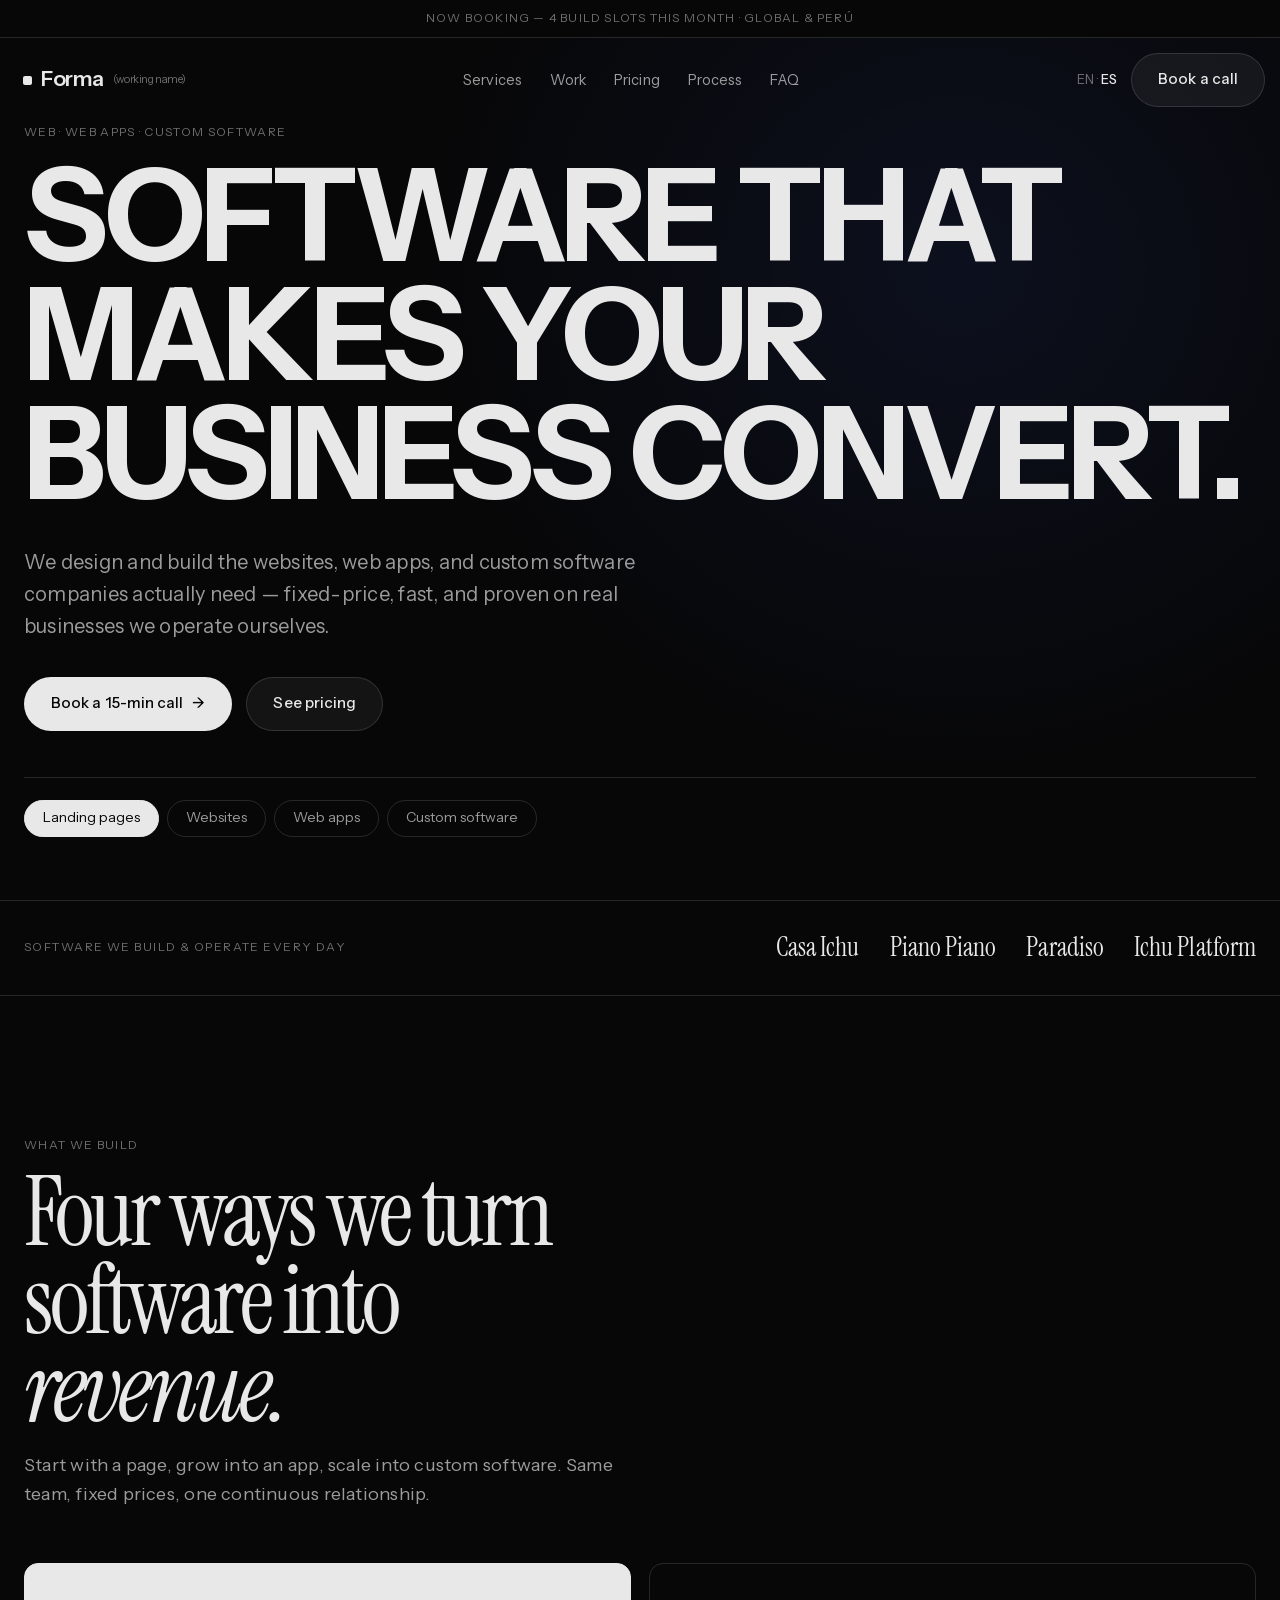
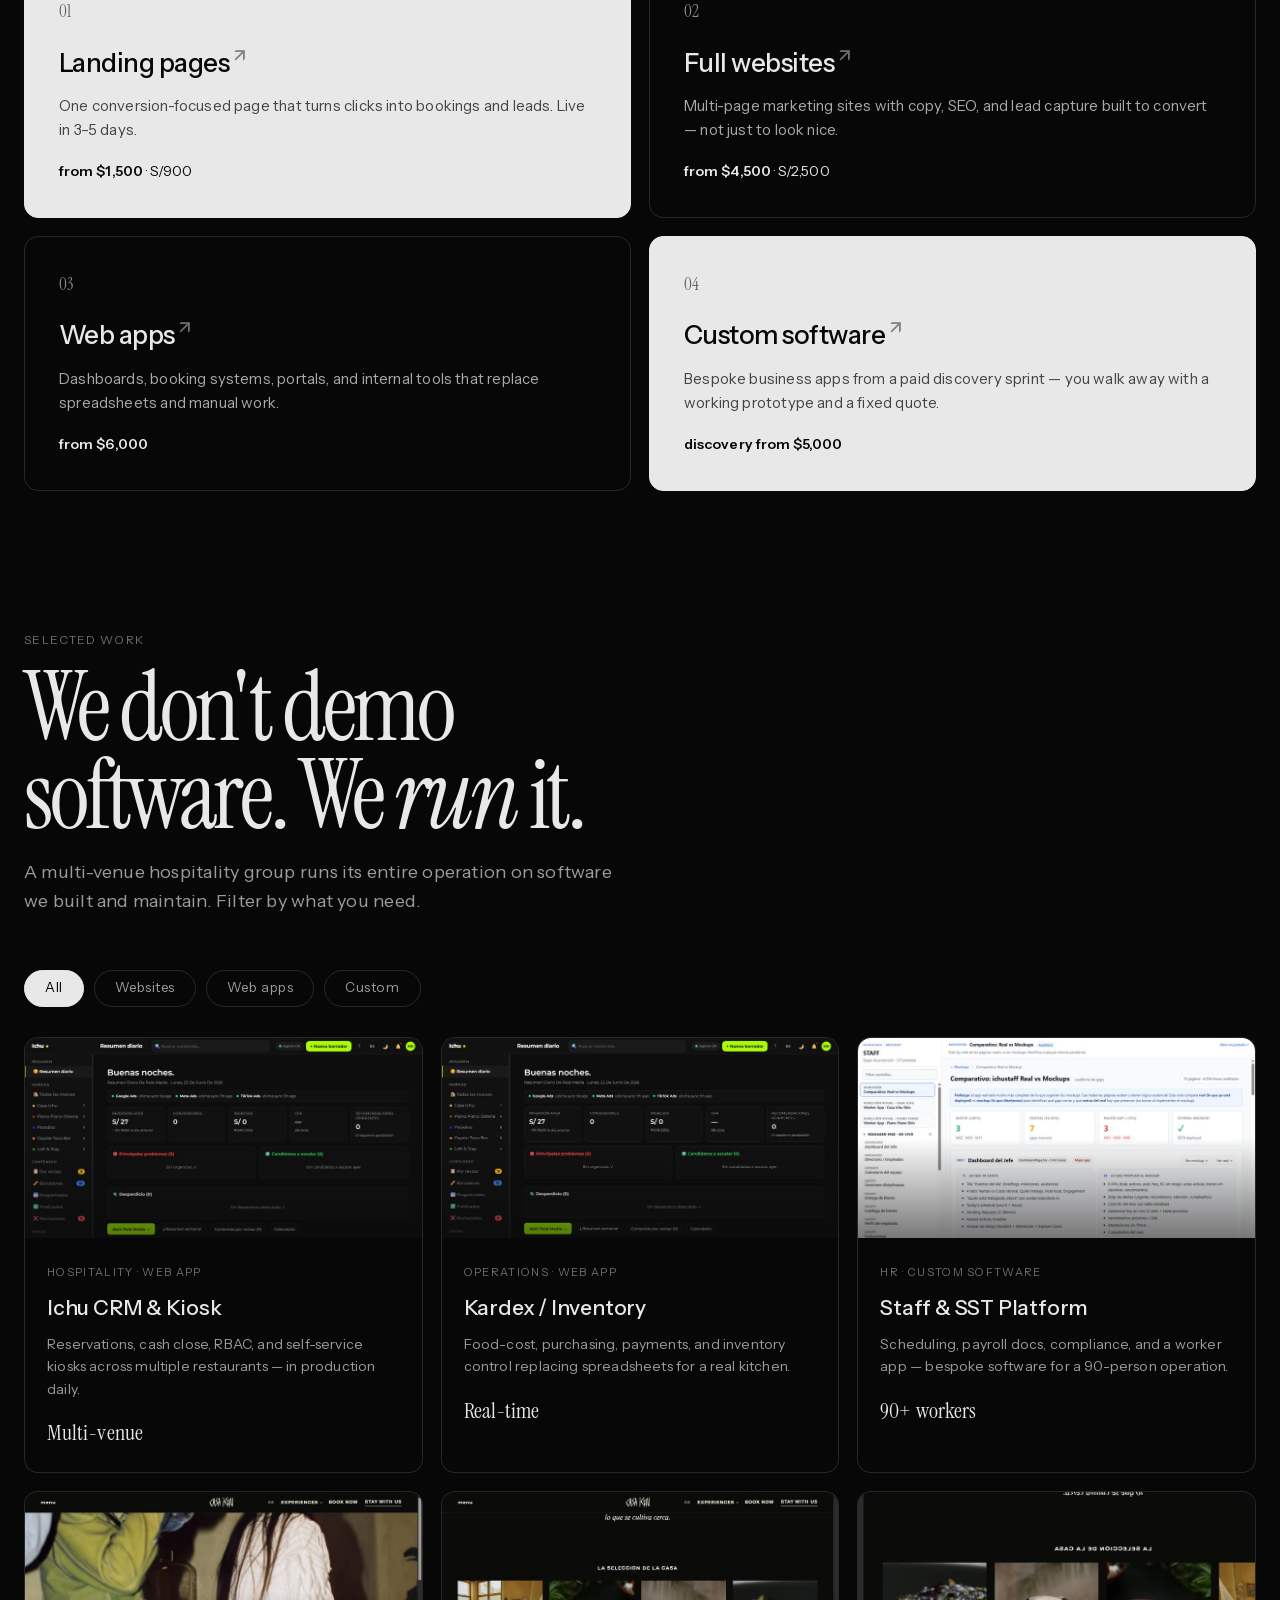
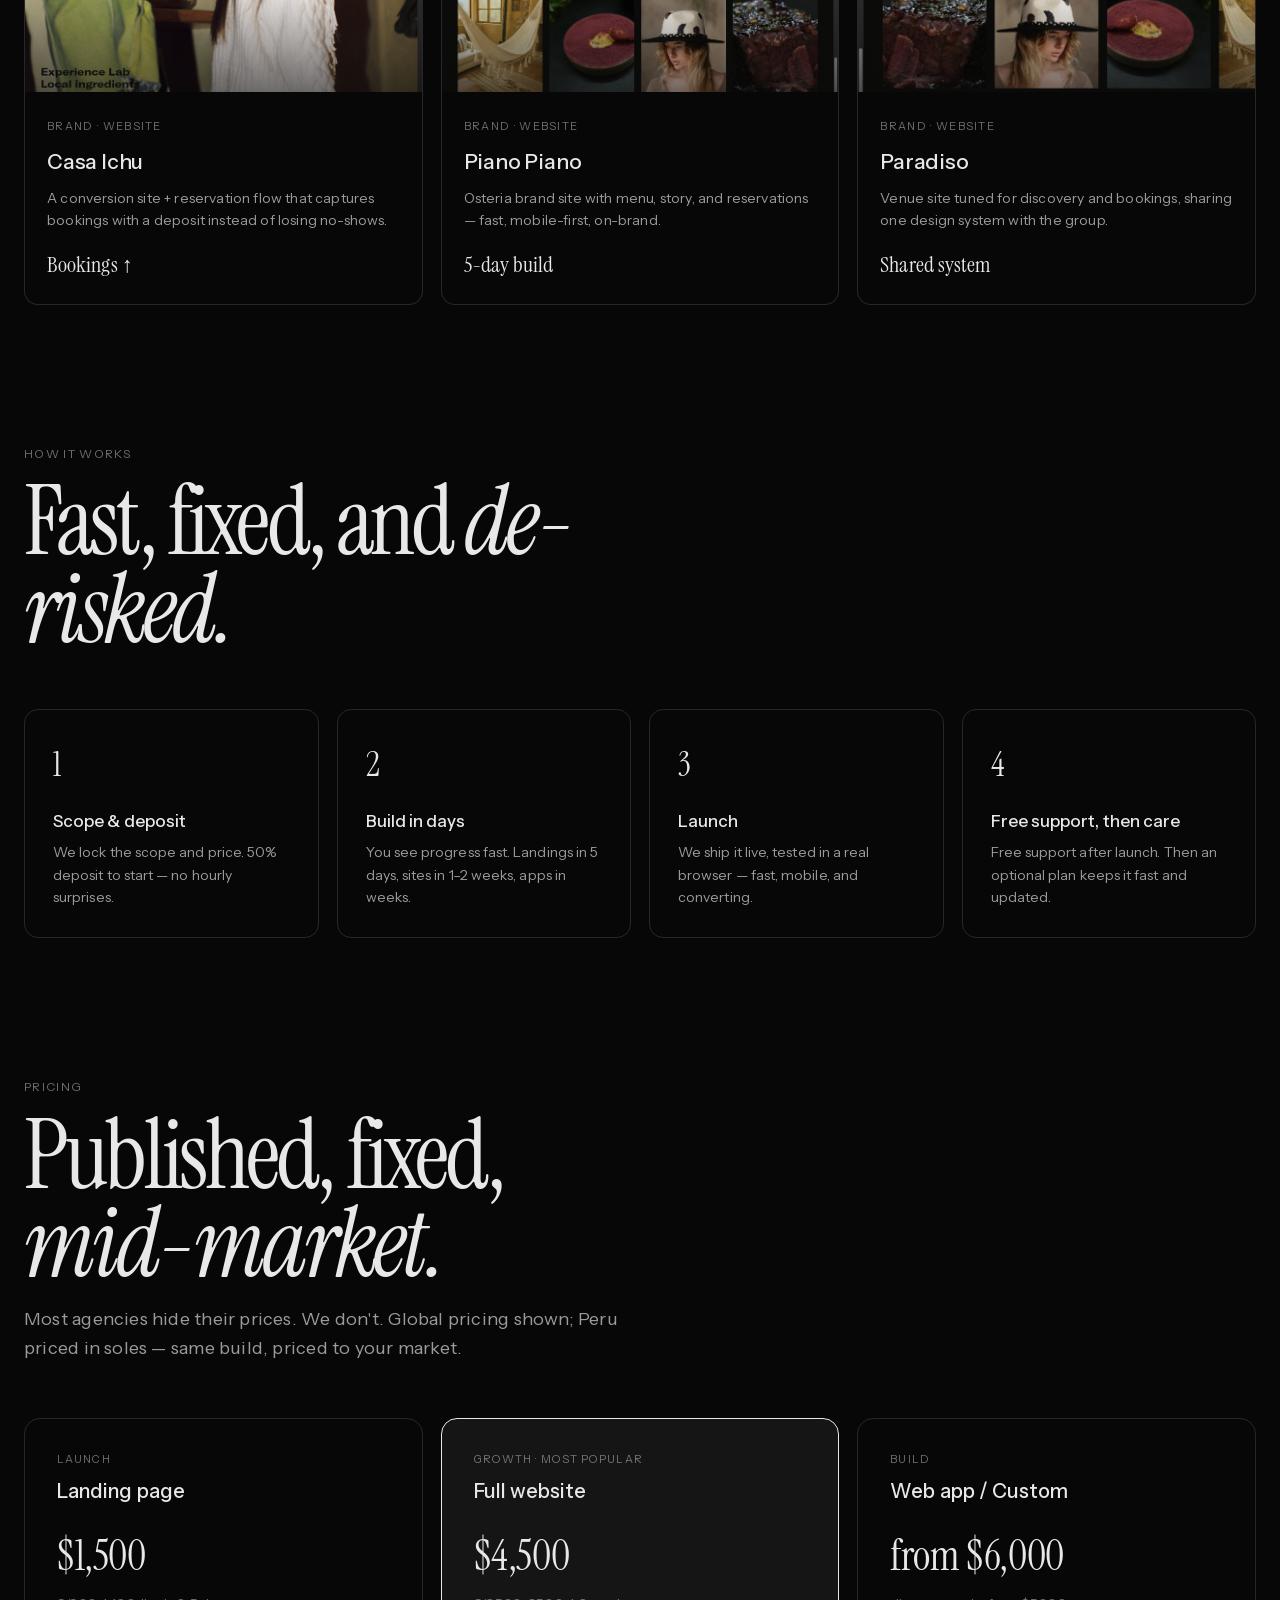
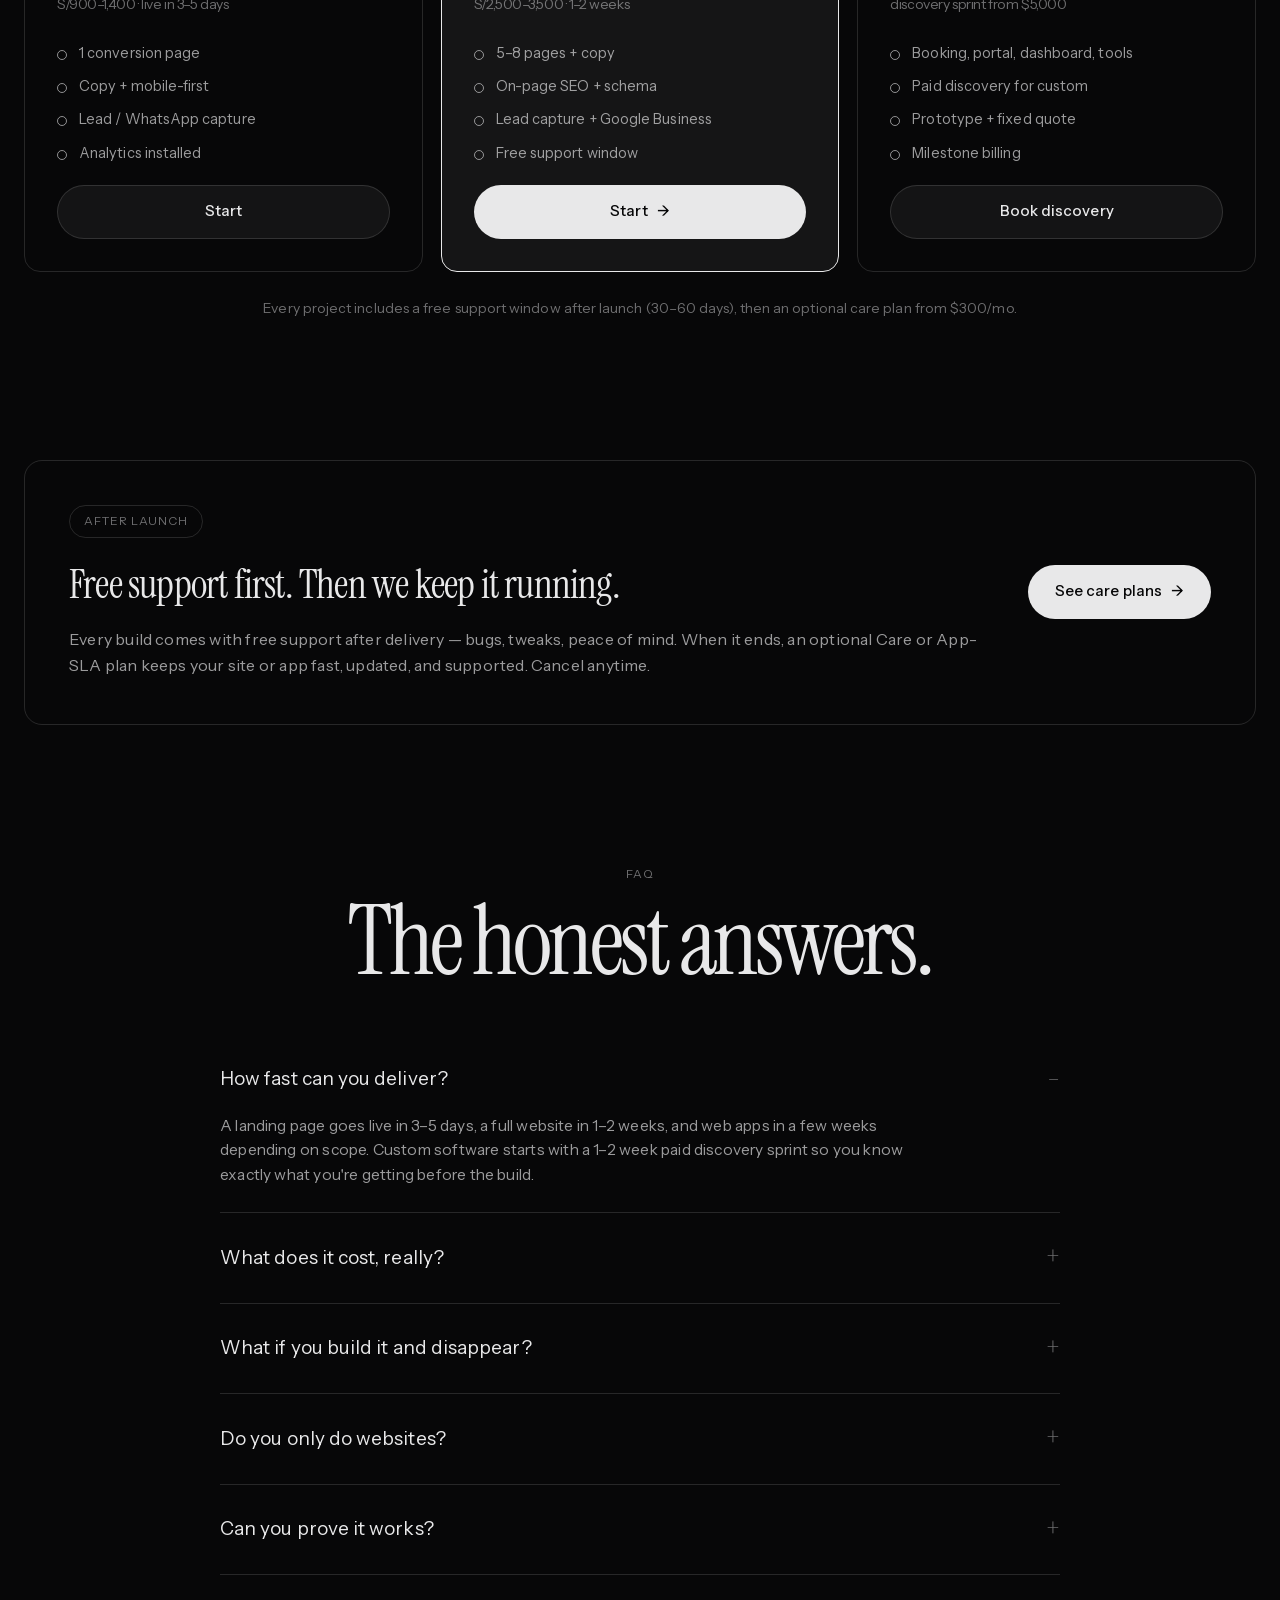
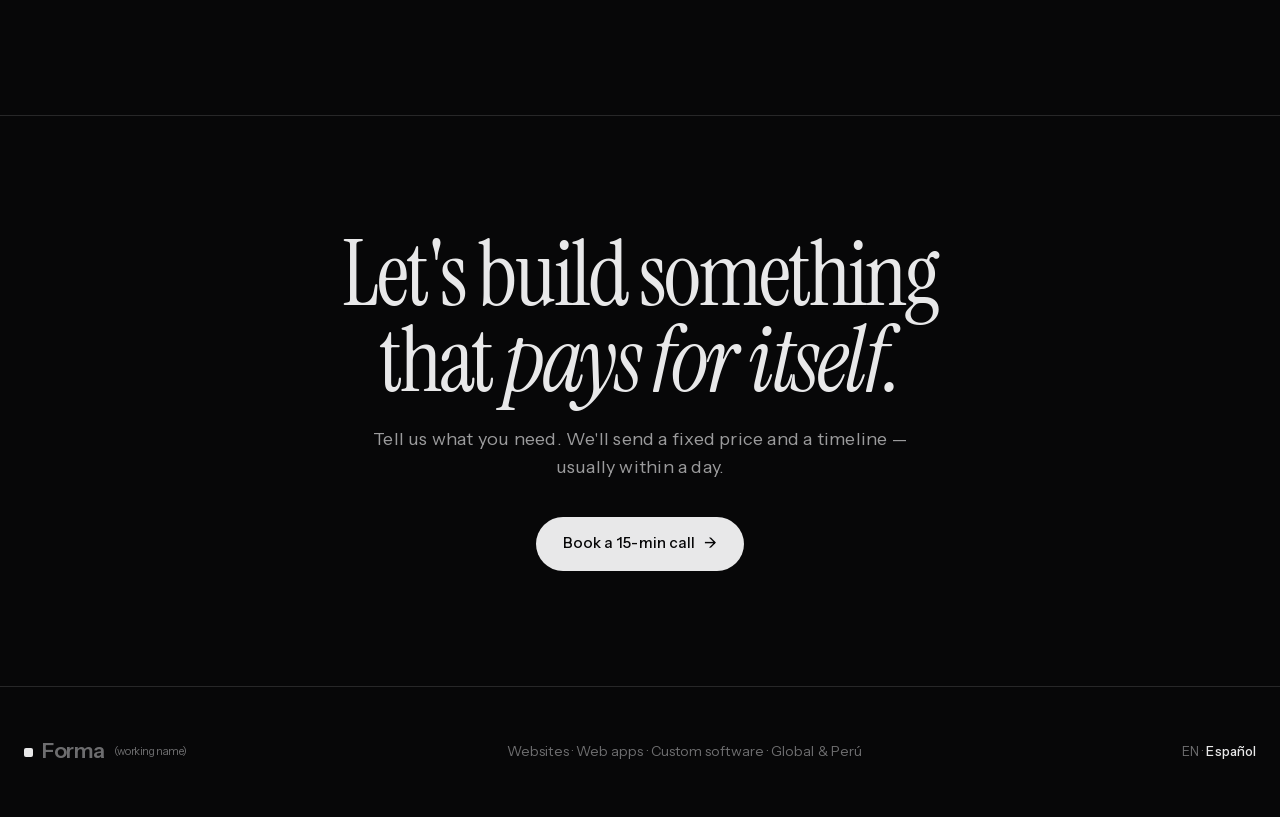
<file: index.html>
<!doctype html>
<html lang="en">
<head>
<meta charset="utf-8">
<meta name="viewport" content="width=device-width, initial-scale=1">
<title>Forma — Software that makes companies money</title>
<meta name="description" content="Websites, web apps, and custom software. Fixed-price, fast, and proven on real businesses we run ourselves.">
<link rel="icon" href="data:image/svg+xml,%3Csvg xmlns='http://www.w3.org/2000/svg' viewBox='0 0 32 32'%3E%3Crect width='32' height='32' fill='%230A0A0A'/%3E%3Crect x='11' y='11' width='10' height='10' rx='2' fill='%23fff'/%3E%3C/svg%3E">
<link rel="stylesheet" href="style.css?v=20">
</head>
<body data-active="convert">

<header>
  <div class="ticker">Now booking — 4 build slots this month · Global &amp; Perú</div>
  <nav>
    <a class="brand" href="#top"><span class="dot"></span>Forma <small>(working name)</small></a>
    <div class="nav-links">
      <a href="#services">Services</a>
      <a href="#work">Work</a>
      <a href="#pricing">Pricing</a>
      <a href="#process">Process</a>
      <a href="#faq">FAQ</a>
    </div>
    <div class="nav-right">
      <span class="lang">EN · <a href="es.html">ES</a></span>
      <a href="#contact" class="btn btn-ghost">Book a call</a>
      <button class="icon-btn burger" aria-label="Menu">☰</button>
    </div>
  </nav>
</header>

<div class="navmenu">
  <button class="icon-btn close" aria-label="Close">✕</button>
  <a href="#services">Services</a>
  <a href="#work">Work</a>
  <a href="#pricing">Pricing</a>
  <a href="#process">Process</a>
  <a href="#faq">FAQ</a>
  <a href="#contact">Book a call</a>
  <div class="mfoot"><a href="es.html">Español</a></div>
</div>

<main id="top">
<section class="hero" data-active="convert">
  <div class="bg"></div>
  <div class="wrap">
    <p class="eyebrow">Web · Web apps · Custom software</p>
    <h1>Software that makes your business <span class="swap">convert.</span></h1>
    <p class="lead">We design and build the websites, web apps, and custom software companies actually need — fixed-price, fast, and proven on real businesses we operate ourselves.</p>
    <div class="hero-cta">
      <a href="#contact" class="btn btn-solid">Book a 15-min call <span class="arw">→</span></a>
      <a href="#pricing" class="btn btn-ghost">See pricing</a>
    </div>
    <div class="conduct">
      <button class="on" data-k="convert" data-word="convert.">Landing pages</button>
      <button data-k="grow" data-word="grow.">Websites</button>
      <button data-k="run" data-word="run itself.">Web apps</button>
      <button data-k="scale" data-word="scale.">Custom software</button>
    </div>
  </div>
</section>

<div class="strip reveal">
  <div class="wrap">
    <span class="lbl">Software we build &amp; operate every day</span>
    <div class="names"><span>Casa Ichu</span><span>Piano Piano</span><span>Paradiso</span><span>Ichu Platform</span></div>
  </div>
</div>

<section id="services">
  <div class="wrap">
    <div class="sec-head reveal">
      <p class="eyebrow">What we build</p>
      <h2>Four ways we turn software into <em>revenue.</em></h2>
      <p class="sub">Start with a page, grow into an app, scale into custom software. Same team, fixed prices, one continuous relationship.</p>
    </div>
    <div class="tiles">
      <div class="tile invert reveal"><div class="n">01</div><h3>Landing pages</h3><p>One conversion-focused page that turns clicks into bookings and leads. Live in 3–5 days.</p><div class="price"><b>from $1,500</b> · S/900</div></div>
      <div class="tile reveal"><div class="n">02</div><h3>Full websites</h3><p>Multi-page marketing sites with copy, SEO, and lead capture built to convert — not just to look nice.</p><div class="price"><b>from $4,500</b> · S/2,500</div></div>
      <div class="tile reveal"><div class="n">03</div><h3>Web apps</h3><p>Dashboards, booking systems, portals, and internal tools that replace spreadsheets and manual work.</p><div class="price"><b>from $6,000</b></div></div>
      <div class="tile invert reveal"><div class="n">04</div><h3>Custom software</h3><p>Bespoke business apps from a paid discovery sprint — you walk away with a working prototype and a fixed quote.</p><div class="price"><b>discovery from $5,000</b></div></div>
    </div>
  </div>
</section>

<section id="work" style="padding-top:0">
  <div class="wrap">
    <div class="sec-head reveal">
      <p class="eyebrow">Selected work</p>
      <h2>We don't demo software. We <em>run</em> it.</h2>
      <p class="sub">A multi-venue hospitality group runs its entire operation on software we built and maintain. Filter by what you need.</p>
    </div>
    <div class="filters reveal">
      <button class="on" data-f="all">All</button>
      <button data-f="sites">Websites</button>
      <button data-f="apps">Web apps</button>
      <button data-f="custom">Custom</button>
    </div>
    <div class="work">
      <div class="case reveal" data-cat="apps"><div class="media" style="background-image:url(img/crm.jpg)"></div><div class="meta"><span class="tag">Hospitality · Web app</span><h3>Ichu CRM &amp; Kiosk</h3><p>Reservations, cash close, RBAC, and self-service kiosks across multiple restaurants — in production daily.</p><div class="stat">Multi-venue</div></div></div>
      <div class="case reveal" data-cat="apps"><div class="media" style="background-image:url(img/kardex.jpg)"></div><div class="meta"><span class="tag">Operations · Web app</span><h3>Kardex / Inventory</h3><p>Food-cost, purchasing, payments, and inventory control replacing spreadsheets for a real kitchen.</p><div class="stat">Real-time</div></div></div>
      <div class="case reveal" data-cat="custom"><div class="media" style="background-image:url(img/staff.jpg)"></div><div class="meta"><span class="tag">HR · Custom software</span><h3>Staff &amp; SST Platform</h3><p>Scheduling, payroll docs, compliance, and a worker app — bespoke software for a 90-person operation.</p><div class="stat">90+ workers</div></div></div>
      <div class="case reveal" data-cat="sites"><div class="media" style="background-image:url(img/casaichu.jpg)"></div><div class="meta"><span class="tag">Brand · Website</span><h3>Casa Ichu</h3><p>A conversion site + reservation flow that captures bookings with a deposit instead of losing no-shows.</p><div class="stat">Bookings ↑</div></div></div>
      <div class="case reveal" data-cat="sites"><div class="media" style="background-image:url(img/piano.jpg)"></div><div class="meta"><span class="tag">Brand · Website</span><h3>Piano Piano</h3><p>Osteria brand site with menu, story, and reservations — fast, mobile-first, on-brand.</p><div class="stat">5-day build</div></div></div>
      <div class="case reveal" data-cat="sites"><div class="media" style="background-image:url(img/paradiso.jpg)"></div><div class="meta"><span class="tag">Brand · Website</span><h3>Paradiso</h3><p>Venue site tuned for discovery and bookings, sharing one design system with the group.</p><div class="stat">Shared system</div></div></div>
    </div>
  </div>
</section>

<section id="process" style="padding-top:0">
  <div class="wrap">
    <div class="sec-head reveal">
      <p class="eyebrow">How it works</p>
      <h2>Fast, fixed, and <em>de-risked.</em></h2>
    </div>
    <div class="steps">
      <div class="step reveal"><div class="k">1</div><h4>Scope &amp; deposit</h4><p>We lock the scope and price. 50% deposit to start — no hourly surprises.</p></div>
      <div class="step reveal"><div class="k">2</div><h4>Build in days</h4><p>You see progress fast. Landings in 5 days, sites in 1–2 weeks, apps in weeks.</p></div>
      <div class="step reveal"><div class="k">3</div><h4>Launch</h4><p>We ship it live, tested in a real browser — fast, mobile, and converting.</p></div>
      <div class="step reveal"><div class="k">4</div><h4>Free support, then care</h4><p>Free support after launch. Then an optional plan keeps it fast and updated.</p></div>
    </div>
  </div>
</section>

<section id="pricing" style="padding-top:0">
  <div class="wrap">
    <div class="sec-head reveal">
      <p class="eyebrow">Pricing</p>
      <h2>Published, fixed, <em>mid-market.</em></h2>
      <p class="sub">Most agencies hide their prices. We don't. Global pricing shown; Peru priced in soles — same build, priced to your market.</p>
    </div>
    <div class="tiers">
      <div class="pt reveal"><span class="badge">Launch</span><h3>Landing page</h3><div class="amt">$1,500<span>S/900–1,400 · live in 3–5 days</span></div>
        <ul><li>1 conversion page</li><li>Copy + mobile-first</li><li>Lead / WhatsApp capture</li><li>Analytics installed</li></ul>
        <a href="#contact" class="btn btn-ghost">Start</a></div>
      <div class="pt feat reveal"><span class="badge">Growth · most popular</span><h3>Full website</h3><div class="amt">$4,500<span>S/2,500–3,500 · 1–2 weeks</span></div>
        <ul><li>5–8 pages + copy</li><li>On-page SEO + schema</li><li>Lead capture + Google Business</li><li>Free support window</li></ul>
        <a href="#contact" class="btn btn-solid">Start <span class="arw">→</span></a></div>
      <div class="pt reveal"><span class="badge">Build</span><h3>Web app / Custom</h3><div class="amt">from $6,000<span>discovery sprint from $5,000</span></div>
        <ul><li>Booking, portal, dashboard, tools</li><li>Paid discovery for custom</li><li>Prototype + fixed quote</li><li>Milestone billing</li></ul>
        <a href="#contact" class="btn btn-ghost">Book discovery</a></div>
    </div>
    <p class="note">Every project includes a free support window after launch (30–60 days), then an optional care plan from $300/mo.</p>
  </div>
</section>

<section id="care" style="padding-top:0">
  <div class="wrap">
    <div class="care reveal">
      <div class="l">
        <span class="pill">After launch</span>
        <h3>Free support first. Then we keep it running.</h3>
        <p>Every build comes with free support after delivery — bugs, tweaks, peace of mind. When it ends, an optional Care or App-SLA plan keeps your site or app fast, updated, and supported. Cancel anytime.</p>
      </div>
      <a href="#contact" class="btn btn-solid">See care plans <span class="arw">→</span></a>
    </div>
  </div>
</section>

<section id="faq" style="padding-top:0">
  <div class="wrap">
    <div class="sec-head reveal" style="text-align:center;margin:0 auto 48px"><p class="eyebrow">FAQ</p><h2>The honest answers.</h2></div>
    <div class="faq">
      <details open class="reveal"><summary>How fast can you deliver?</summary><p>A landing page goes live in 3–5 days, a full website in 1–2 weeks, and web apps in a few weeks depending on scope. Custom software starts with a 1–2 week paid discovery sprint so you know exactly what you're getting before the build.</p></details>
      <details class="reveal"><summary>What does it cost, really?</summary><p>Fixed prices, published above. Landings from $1,500 (S/900 in Peru), websites from $4,500, web apps from $6,000, custom builds quoted from a discovery sprint. 50% deposit to start, balance on delivery. No hourly billing.</p></details>
      <details class="reveal"><summary>What if you build it and disappear?</summary><p>You get free support after launch, then an optional care plan. We run software in production for a real business every day — abandoning clients isn't how we work.</p></details>
      <details class="reveal"><summary>Do you only do websites?</summary><p>No. The four lines are a ladder — landing, website, web app, custom software — so we grow with you instead of handing you off.</p></details>
      <details class="reveal"><summary>Can you prove it works?</summary><p>We operate the CRM, inventory, kiosks, and websites for a multi-venue hospitality group. Real software, in daily use — ask and we'll walk you through it.</p></details>
    </div>
  </div>
</section>

<section id="contact" class="band">
  <h2>Let's build something that <em>pays for itself.</em></h2>
  <p>Tell us what you need. We'll send a fixed price and a timeline — usually within a day.</p>
  <a href="https://wa.me/51999999999?text=Hola%2C%20quiero%20una%20web%2Fapp" class="btn btn-solid">Book a 15-min call <span class="arw">→</span></a>
</section>
</main>

<div class="cal-modal" hidden>
  <div class="cal-card">
    <button class="cal-x icon-btn" aria-label="Close">✕</button>
    <div class="cal-side">
      <span class="cal-badge">Demo · Cal.com</span>
      <div class="cal-host"><span class="dot"></span>Forma</div>
      <h3>15-min intro call</h3>
      <p class="cal-topic"></p>
      <ul class="cal-facts">
        <li><span>⏱</span> 15 minutes</li>
        <li><span>📹</span> Google Meet (link sent on booking)</li>
        <li><span>🌎</span> America/Lima · GMT-5</li>
      </ul>
      <p>Tell us what you want to build. We'll bring a fixed price and a timeline to the call.</p>
    </div>
    <div class="cal-pick">
      <div class="cal-cal">
        <div class="cal-head"><b id="calMonth"></b><span class="cal-navs"><button class="cal-nav" data-d="-1" aria-label="Prev">‹</button><button class="cal-nav" data-d="1" aria-label="Next">›</button></span></div>
        <div class="cal-dow"><span>Mo</span><span>Tu</span><span>We</span><span>Th</span><span>Fr</span><span>Sa</span><span>Su</span></div>
        <div class="cal-grid" id="calGrid"></div>
      </div>
      <div class="cal-slots">
        <div class="cal-slots-head" id="calDay"><b>Pick a date</b><span>available times</span></div>
        <div class="cal-slot-list" id="calSlots"></div>
      </div>
    </div>
  </div>
</div>

<footer>
  <div class="wrap">
    <a class="brand" href="#top"><span class="dot"></span>Forma <small>(working name)</small></a>
    <div>Websites · Web apps · Custom software · Global &amp; Perú</div>
    <div class="lang">EN · <a href="es.html">Español</a></div>
  </div>
</footer>

<!-- ===== GO LIVE: real Cal.com booking — uncomment once the cal.com account exists =====
  1. cal.com (free account) → event type "15min" → Location = Google Meet → timezone America/Lima.
  2. Replace "forma/15min" below with your real handle, then uncomment this block.
  3. In app.js, comment out the `openCal(...)` call so the buttons defer to Cal's popup.
<script src="https://app.cal.com/embed/embed.js" async></script>
<script>
  Cal("init","15min",{origin:"https://cal.com"});
  Cal.ns["15min"]("ui",{theme:"dark",cssVarsPerTheme:{dark:{"cal-brand":"#e8e8e9"},light:{"cal-brand":"#070708"}},layout:"month_view"});
  document.querySelectorAll('a[href="#contact"], a[href*="wa.me"]').forEach(function(a){
    a.setAttribute('data-cal-link','forma/15min');
    a.setAttribute('data-cal-namespace','15min');
    a.setAttribute('data-cal-config','{"layout":"month_view","theme":"dark"}');
  });
</script>
===== END GO LIVE ===== -->
<script src="app.js?v=20"></script>
</body>
</html>
</file>
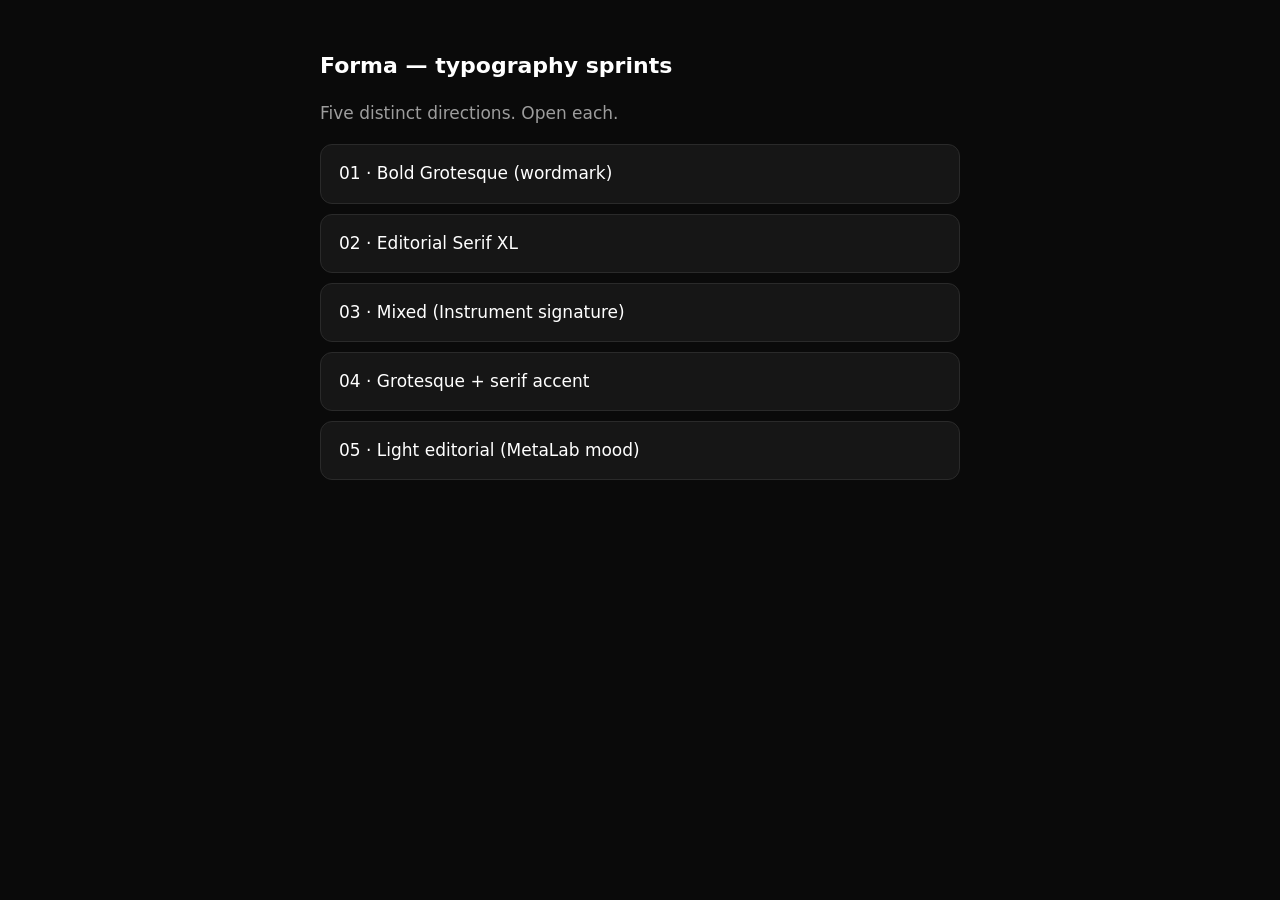
<file: sprints/index.html>
<!doctype html><meta charset=utf-8><title>Forma — type sprints</title>
<style>body{background:#0A0A0A;color:#fff;font:17px/1.6 system-ui;max-width:640px;margin:48px auto;padding:0 20px}
a{display:block;margin:10px 0;padding:15px 18px;background:#161616;border:1px solid #2a2a2a;border-radius:12px;color:#fff;text-decoration:none}a:hover{border-color:#fff}h1{font-size:22px}</style>
<h1>Forma — typography sprints</h1><p style="opacity:.6">Five distinct directions. Open each.</p><a href="v1.html">01 · Bold Grotesque (wordmark)</a><a href="v2.html">02 · Editorial Serif XL</a><a href="v3.html">03 · Mixed (Instrument signature)</a><a href="v4.html">04 · Grotesque + serif accent</a><a href="v5.html">05 · Light editorial (MetaLab mood)</a>
</file>
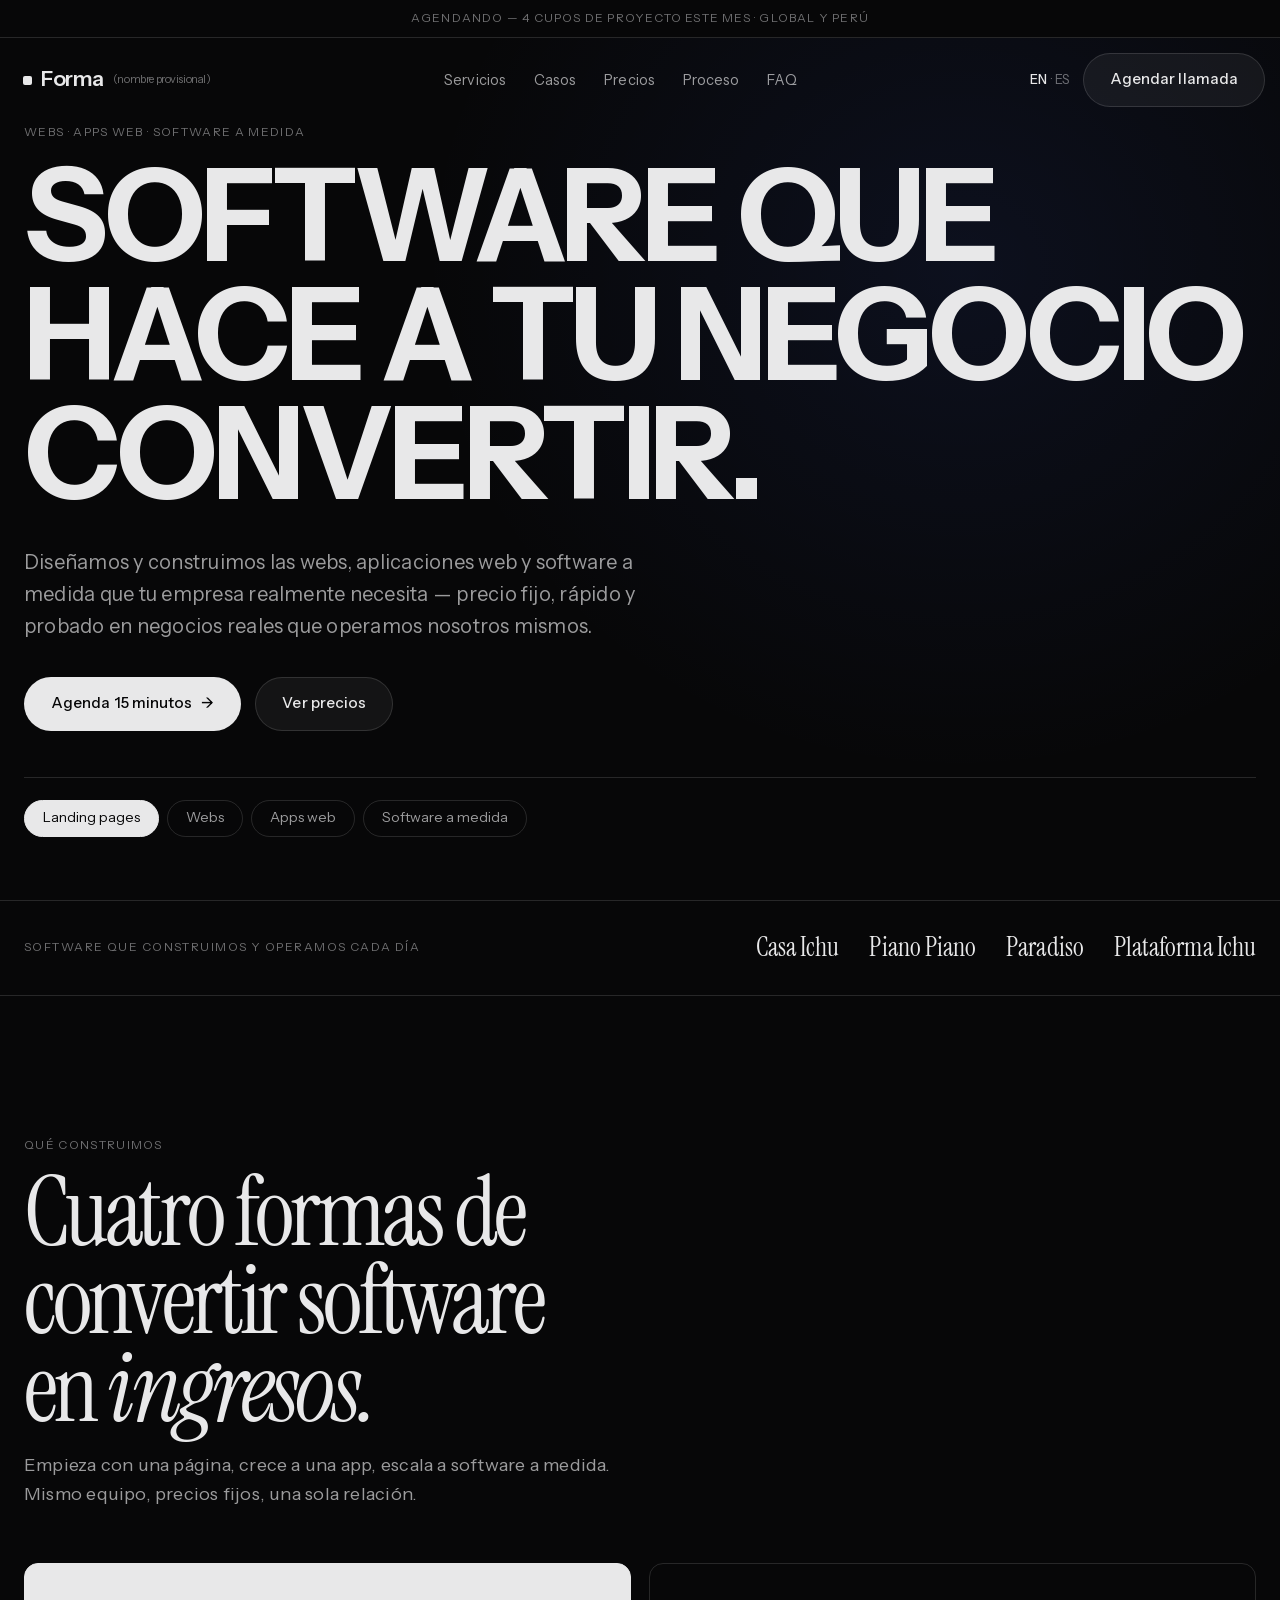
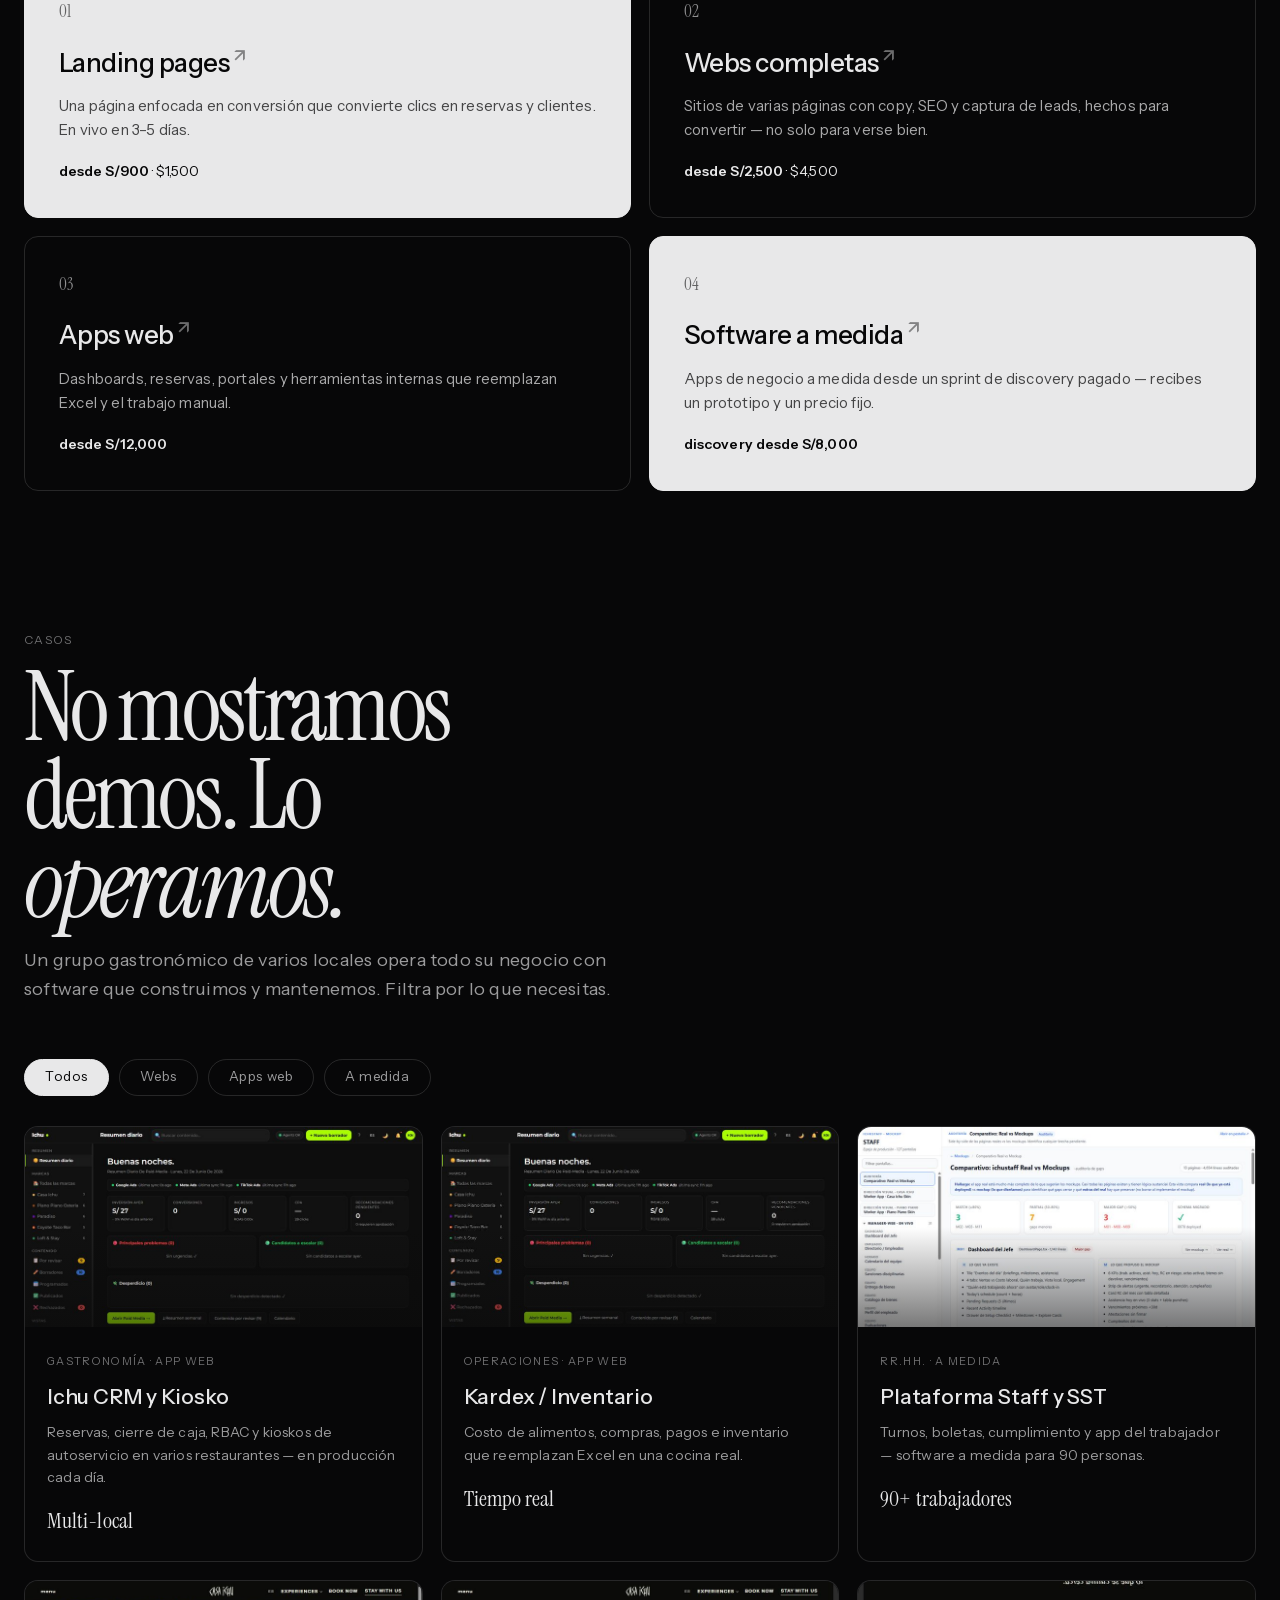
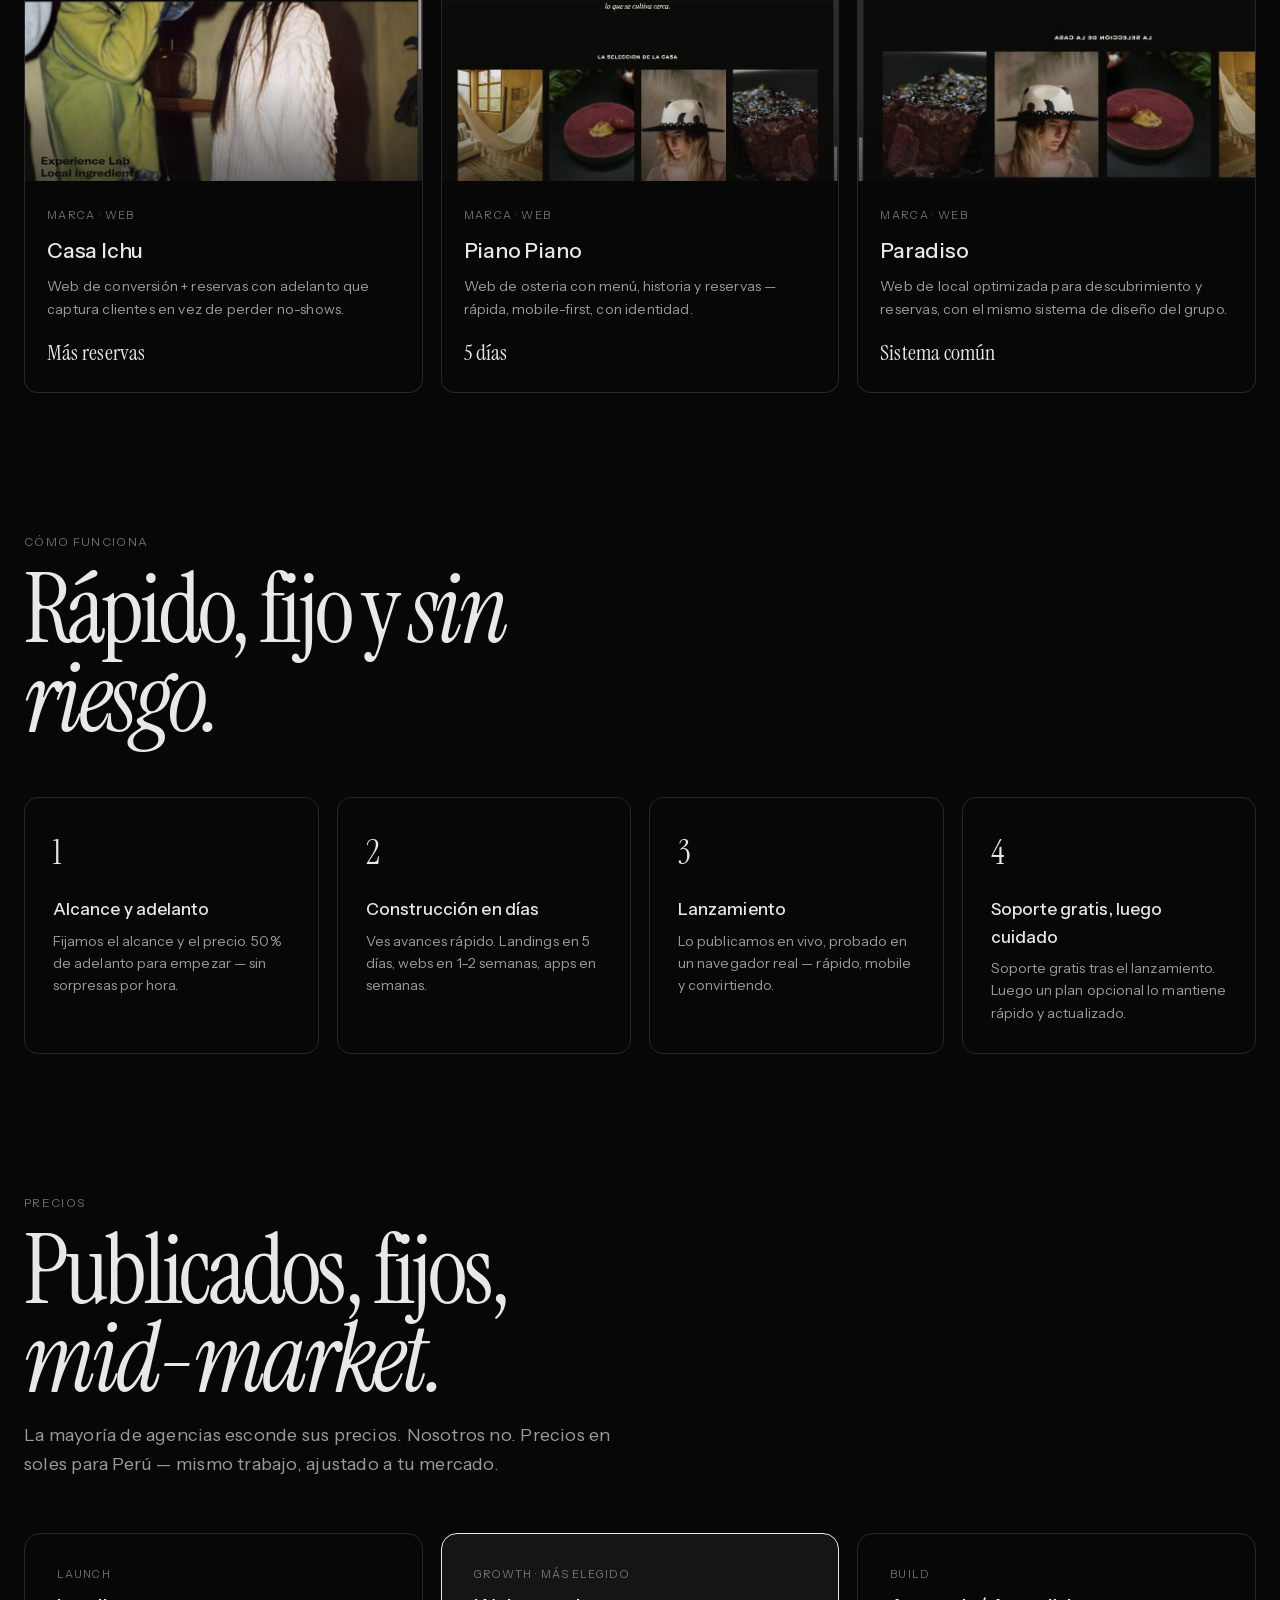
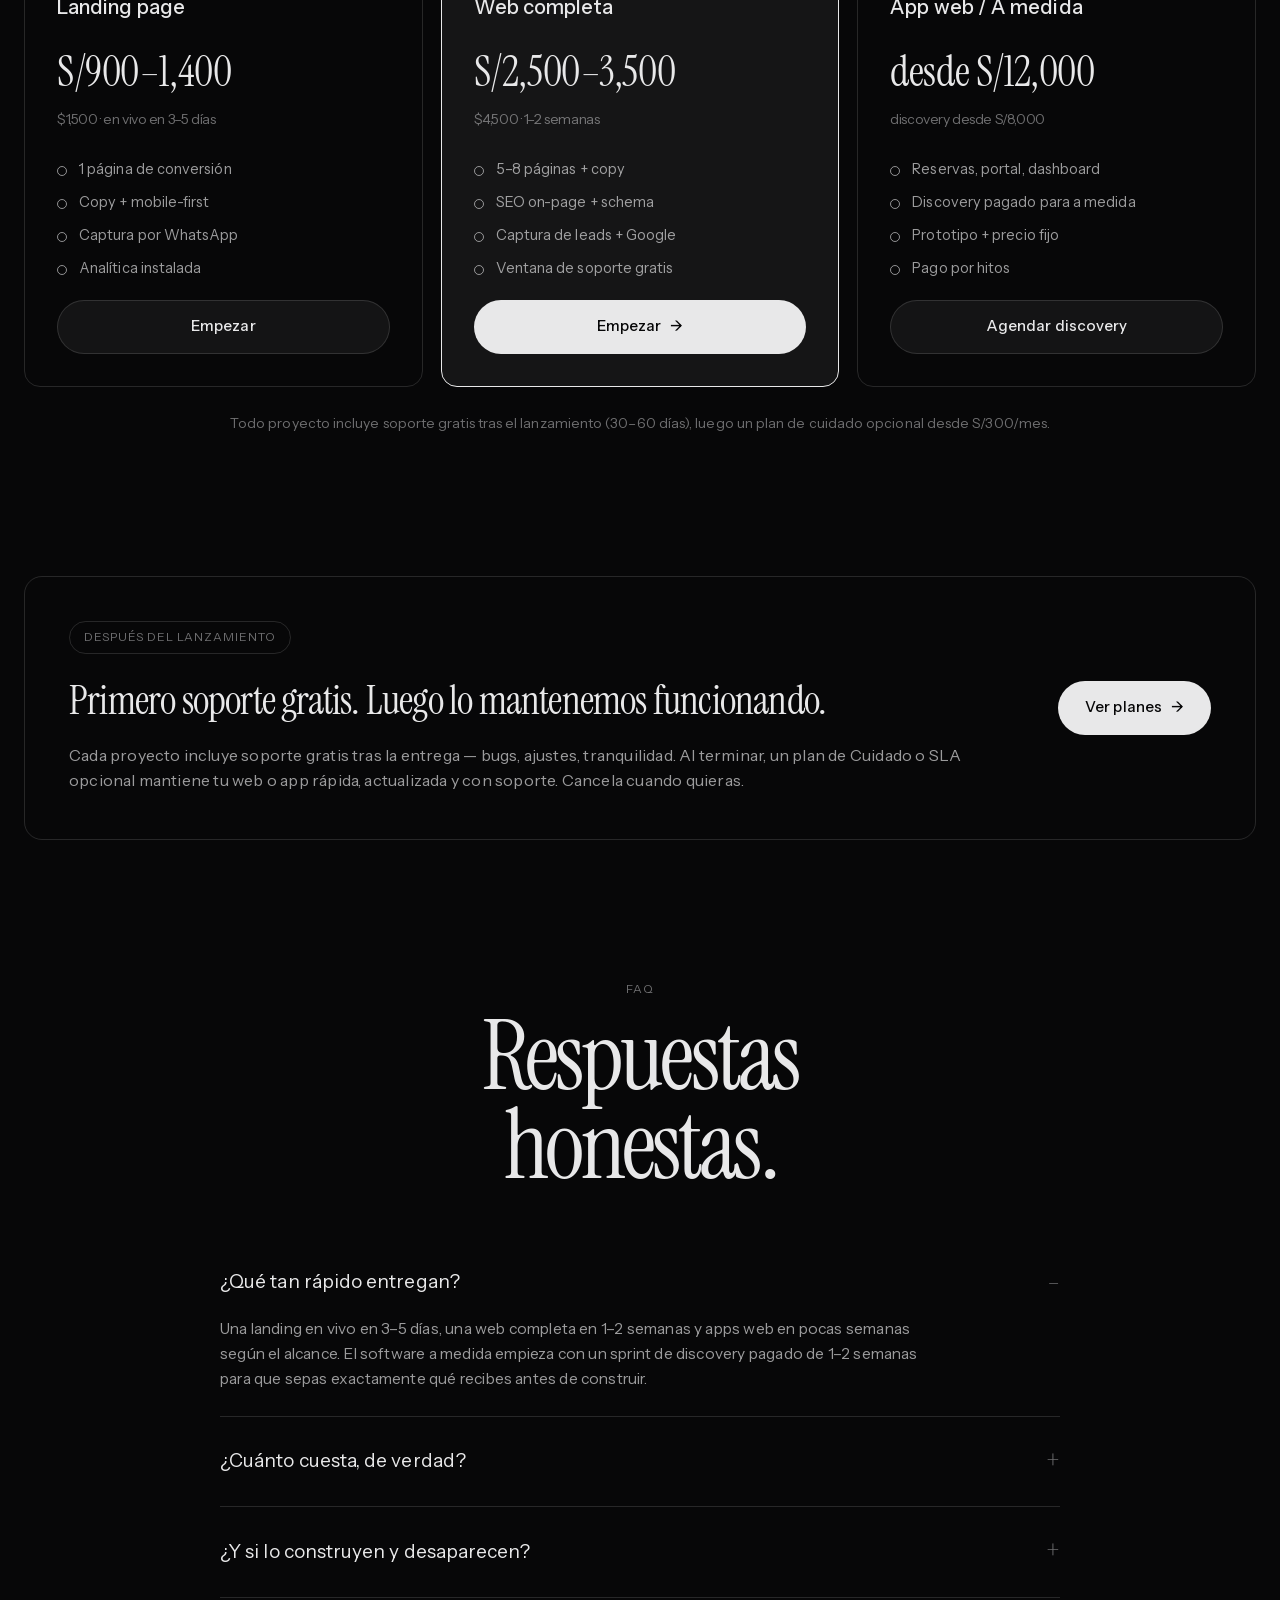
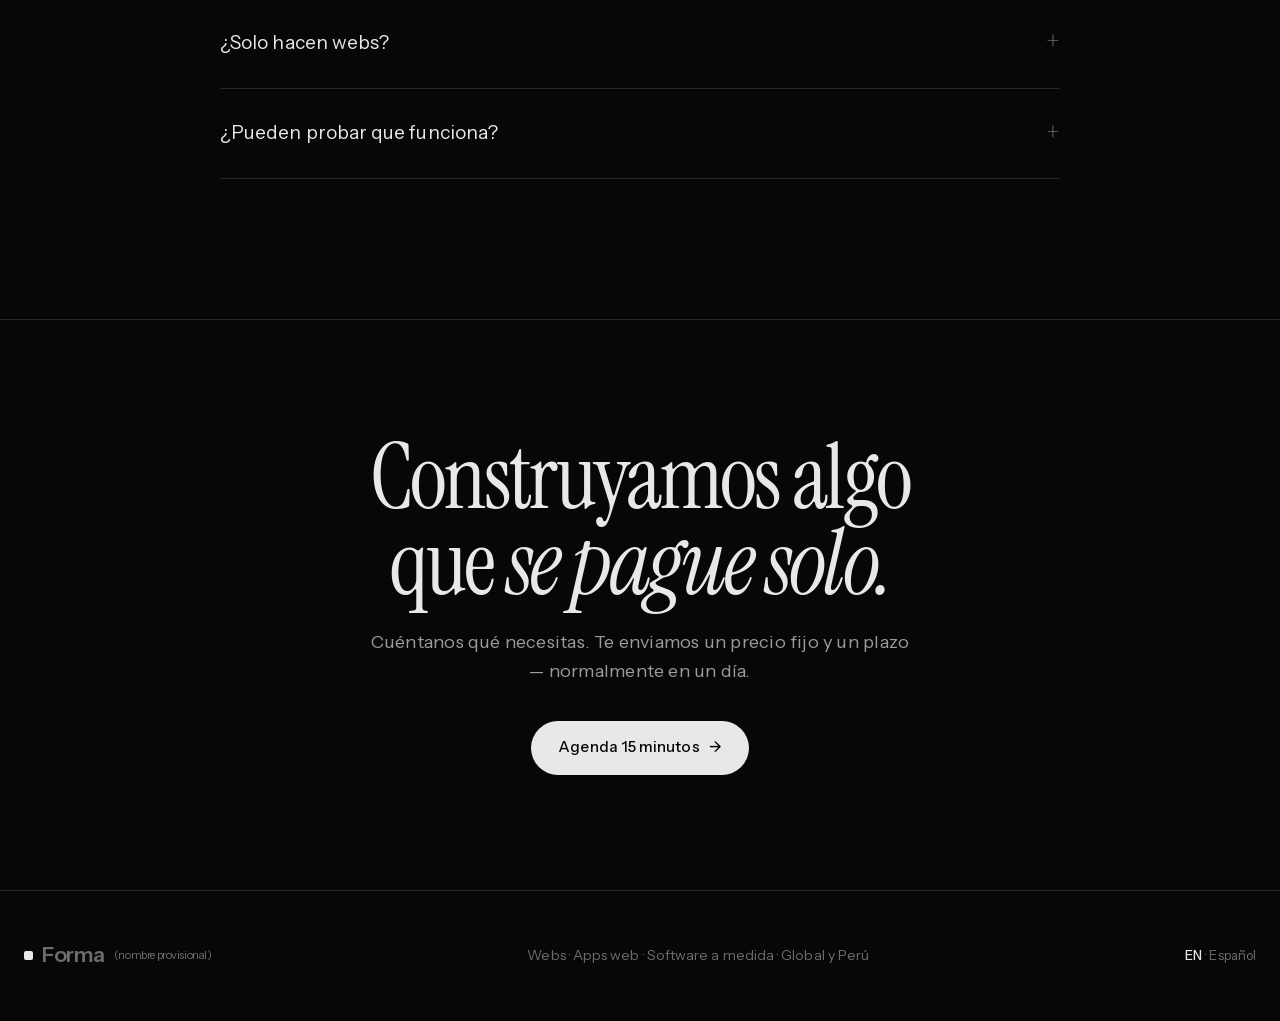
<file: es.html>
<!doctype html>
<html lang="es">
<head>
<meta charset="utf-8">
<meta name="viewport" content="width=device-width, initial-scale=1">
<title>Forma — Software que hace ganar a tu negocio</title>
<meta name="description" content="Webs, aplicaciones web y software a medida. Precio fijo, rápido y probado en negocios reales que operamos.">
<link rel="icon" href="data:image/svg+xml,%3Csvg xmlns='http://www.w3.org/2000/svg' viewBox='0 0 32 32'%3E%3Crect width='32' height='32' fill='%230A0A0A'/%3E%3Crect x='11' y='11' width='10' height='10' rx='2' fill='%23fff'/%3E%3C/svg%3E">
<link rel="stylesheet" href="style.css?v=20">
</head>
<body data-active="convert">

<header>
  <div class="ticker">Agendando — 4 cupos de proyecto este mes · Global y Perú</div>
  <nav>
    <a class="brand" href="#top"><span class="dot"></span>Forma <small>(nombre provisional)</small></a>
    <div class="nav-links">
      <a href="#services">Servicios</a>
      <a href="#work">Casos</a>
      <a href="#pricing">Precios</a>
      <a href="#process">Proceso</a>
      <a href="#faq">FAQ</a>
    </div>
    <div class="nav-right">
      <span class="lang"><a href="index.html">EN</a> · ES</span>
      <a href="#contact" class="btn btn-ghost">Agendar llamada</a>
      <button class="icon-btn burger" aria-label="Menú">☰</button>
    </div>
  </nav>
</header>

<div class="navmenu">
  <button class="icon-btn close" aria-label="Cerrar">✕</button>
  <a href="#services">Servicios</a>
  <a href="#work">Casos</a>
  <a href="#pricing">Precios</a>
  <a href="#process">Proceso</a>
  <a href="#faq">FAQ</a>
  <a href="#contact">Agendar llamada</a>
  <div class="mfoot"><a href="index.html">English</a></div>
</div>

<main id="top">
<section class="hero" data-active="convert">
  <div class="bg"></div>
  <div class="wrap">
    <p class="eyebrow">Webs · Apps web · Software a medida</p>
    <h1>Software que hace a tu negocio <span class="swap">convertir.</span></h1>
    <p class="lead">Diseñamos y construimos las webs, aplicaciones web y software a medida que tu empresa realmente necesita — precio fijo, rápido y probado en negocios reales que operamos nosotros mismos.</p>
    <div class="hero-cta">
      <a href="#contact" class="btn btn-solid">Agenda 15 minutos <span class="arw">→</span></a>
      <a href="#pricing" class="btn btn-ghost">Ver precios</a>
    </div>
    <div class="conduct">
      <button class="on" data-k="convert" data-word="convertir.">Landing pages</button>
      <button data-k="grow" data-word="crecer.">Webs</button>
      <button data-k="run" data-word="operar solo.">Apps web</button>
      <button data-k="scale" data-word="escalar.">Software a medida</button>
    </div>
  </div>
</section>

<div class="strip reveal">
  <div class="wrap">
    <span class="lbl">Software que construimos y operamos cada día</span>
    <div class="names"><span>Casa Ichu</span><span>Piano Piano</span><span>Paradiso</span><span>Plataforma Ichu</span></div>
  </div>
</div>

<section id="services">
  <div class="wrap">
    <div class="sec-head reveal">
      <p class="eyebrow">Qué construimos</p>
      <h2>Cuatro formas de convertir software en <em>ingresos.</em></h2>
      <p class="sub">Empieza con una página, crece a una app, escala a software a medida. Mismo equipo, precios fijos, una sola relación.</p>
    </div>
    <div class="tiles">
      <div class="tile invert reveal"><div class="n">01</div><h3>Landing pages</h3><p>Una página enfocada en conversión que convierte clics en reservas y clientes. En vivo en 3–5 días.</p><div class="price"><b>desde S/900</b> · $1,500</div></div>
      <div class="tile reveal"><div class="n">02</div><h3>Webs completas</h3><p>Sitios de varias páginas con copy, SEO y captura de leads, hechos para convertir — no solo para verse bien.</p><div class="price"><b>desde S/2,500</b> · $4,500</div></div>
      <div class="tile reveal"><div class="n">03</div><h3>Apps web</h3><p>Dashboards, reservas, portales y herramientas internas que reemplazan Excel y el trabajo manual.</p><div class="price"><b>desde S/12,000</b></div></div>
      <div class="tile invert reveal"><div class="n">04</div><h3>Software a medida</h3><p>Apps de negocio a medida desde un sprint de discovery pagado — recibes un prototipo y un precio fijo.</p><div class="price"><b>discovery desde S/8,000</b></div></div>
    </div>
  </div>
</section>

<section id="work" style="padding-top:0">
  <div class="wrap">
    <div class="sec-head reveal">
      <p class="eyebrow">Casos</p>
      <h2>No mostramos demos. Lo <em>operamos.</em></h2>
      <p class="sub">Un grupo gastronómico de varios locales opera todo su negocio con software que construimos y mantenemos. Filtra por lo que necesitas.</p>
    </div>
    <div class="filters reveal">
      <button class="on" data-f="all">Todos</button>
      <button data-f="sites">Webs</button>
      <button data-f="apps">Apps web</button>
      <button data-f="custom">A medida</button>
    </div>
    <div class="work">
      <div class="case reveal" data-cat="apps"><div class="media" style="background-image:url(img/crm.jpg)"></div><div class="meta"><span class="tag">Gastronomía · App web</span><h3>Ichu CRM y Kiosko</h3><p>Reservas, cierre de caja, RBAC y kioskos de autoservicio en varios restaurantes — en producción cada día.</p><div class="stat">Multi-local</div></div></div>
      <div class="case reveal" data-cat="apps"><div class="media" style="background-image:url(img/kardex.jpg)"></div><div class="meta"><span class="tag">Operaciones · App web</span><h3>Kardex / Inventario</h3><p>Costo de alimentos, compras, pagos e inventario que reemplazan Excel en una cocina real.</p><div class="stat">Tiempo real</div></div></div>
      <div class="case reveal" data-cat="custom"><div class="media" style="background-image:url(img/staff.jpg)"></div><div class="meta"><span class="tag">RR.HH. · A medida</span><h3>Plataforma Staff y SST</h3><p>Turnos, boletas, cumplimiento y app del trabajador — software a medida para 90 personas.</p><div class="stat">90+ trabajadores</div></div></div>
      <div class="case reveal" data-cat="sites"><div class="media" style="background-image:url(img/casaichu.jpg)"></div><div class="meta"><span class="tag">Marca · Web</span><h3>Casa Ichu</h3><p>Web de conversión + reservas con adelanto que captura clientes en vez de perder no-shows.</p><div class="stat">Más reservas</div></div></div>
      <div class="case reveal" data-cat="sites"><div class="media" style="background-image:url(img/piano.jpg)"></div><div class="meta"><span class="tag">Marca · Web</span><h3>Piano Piano</h3><p>Web de osteria con menú, historia y reservas — rápida, mobile-first, con identidad.</p><div class="stat">5 días</div></div></div>
      <div class="case reveal" data-cat="sites"><div class="media" style="background-image:url(img/paradiso.jpg)"></div><div class="meta"><span class="tag">Marca · Web</span><h3>Paradiso</h3><p>Web de local optimizada para descubrimiento y reservas, con el mismo sistema de diseño del grupo.</p><div class="stat">Sistema común</div></div></div>
    </div>
  </div>
</section>

<section id="process" style="padding-top:0">
  <div class="wrap">
    <div class="sec-head reveal">
      <p class="eyebrow">Cómo funciona</p>
      <h2>Rápido, fijo y <em>sin riesgo.</em></h2>
    </div>
    <div class="steps">
      <div class="step reveal"><div class="k">1</div><h4>Alcance y adelanto</h4><p>Fijamos el alcance y el precio. 50% de adelanto para empezar — sin sorpresas por hora.</p></div>
      <div class="step reveal"><div class="k">2</div><h4>Construcción en días</h4><p>Ves avances rápido. Landings en 5 días, webs en 1–2 semanas, apps en semanas.</p></div>
      <div class="step reveal"><div class="k">3</div><h4>Lanzamiento</h4><p>Lo publicamos en vivo, probado en un navegador real — rápido, mobile y convirtiendo.</p></div>
      <div class="step reveal"><div class="k">4</div><h4>Soporte gratis, luego cuidado</h4><p>Soporte gratis tras el lanzamiento. Luego un plan opcional lo mantiene rápido y actualizado.</p></div>
    </div>
  </div>
</section>

<section id="pricing" style="padding-top:0">
  <div class="wrap">
    <div class="sec-head reveal">
      <p class="eyebrow">Precios</p>
      <h2>Publicados, fijos, <em>mid-market.</em></h2>
      <p class="sub">La mayoría de agencias esconde sus precios. Nosotros no. Precios en soles para Perú — mismo trabajo, ajustado a tu mercado.</p>
    </div>
    <div class="tiers">
      <div class="pt reveal"><span class="badge">Launch</span><h3>Landing page</h3><div class="amt">S/900–1,400<span>$1,500 · en vivo en 3–5 días</span></div>
        <ul><li>1 página de conversión</li><li>Copy + mobile-first</li><li>Captura por WhatsApp</li><li>Analítica instalada</li></ul>
        <a href="#contact" class="btn btn-ghost">Empezar</a></div>
      <div class="pt feat reveal"><span class="badge">Growth · más elegido</span><h3>Web completa</h3><div class="amt">S/2,500–3,500<span>$4,500 · 1–2 semanas</span></div>
        <ul><li>5–8 páginas + copy</li><li>SEO on-page + schema</li><li>Captura de leads + Google</li><li>Ventana de soporte gratis</li></ul>
        <a href="#contact" class="btn btn-solid">Empezar <span class="arw">→</span></a></div>
      <div class="pt reveal"><span class="badge">Build</span><h3>App web / A medida</h3><div class="amt">desde S/12,000<span>discovery desde S/8,000</span></div>
        <ul><li>Reservas, portal, dashboard</li><li>Discovery pagado para a medida</li><li>Prototipo + precio fijo</li><li>Pago por hitos</li></ul>
        <a href="#contact" class="btn btn-ghost">Agendar discovery</a></div>
    </div>
    <p class="note">Todo proyecto incluye soporte gratis tras el lanzamiento (30–60 días), luego un plan de cuidado opcional desde S/300/mes.</p>
  </div>
</section>

<section id="care" style="padding-top:0">
  <div class="wrap">
    <div class="care reveal">
      <div class="l">
        <span class="pill">Después del lanzamiento</span>
        <h3>Primero soporte gratis. Luego lo mantenemos funcionando.</h3>
        <p>Cada proyecto incluye soporte gratis tras la entrega — bugs, ajustes, tranquilidad. Al terminar, un plan de Cuidado o SLA opcional mantiene tu web o app rápida, actualizada y con soporte. Cancela cuando quieras.</p>
      </div>
      <a href="#contact" class="btn btn-solid">Ver planes <span class="arw">→</span></a>
    </div>
  </div>
</section>

<section id="faq" style="padding-top:0">
  <div class="wrap">
    <div class="sec-head reveal" style="text-align:center;margin:0 auto 48px"><p class="eyebrow">FAQ</p><h2>Respuestas honestas.</h2></div>
    <div class="faq">
      <details open class="reveal"><summary>¿Qué tan rápido entregan?</summary><p>Una landing en vivo en 3–5 días, una web completa en 1–2 semanas y apps web en pocas semanas según el alcance. El software a medida empieza con un sprint de discovery pagado de 1–2 semanas para que sepas exactamente qué recibes antes de construir.</p></details>
      <details class="reveal"><summary>¿Cuánto cuesta, de verdad?</summary><p>Precios fijos, publicados arriba. Landings desde S/900 ($1,500), webs desde S/2,500, apps desde S/12,000, a medida cotizado desde un discovery. 50% de adelanto para empezar, saldo a la entrega. Sin cobro por hora.</p></details>
      <details class="reveal"><summary>¿Y si lo construyen y desaparecen?</summary><p>Recibes soporte gratis tras el lanzamiento y luego un plan opcional. Operamos software en producción para un negocio real cada día — abandonar clientes no es como trabajamos.</p></details>
      <details class="reveal"><summary>¿Solo hacen webs?</summary><p>No. Las cuatro líneas son una escalera — landing, web, app web, software a medida — así crecemos contigo en vez de dejarte a medias.</p></details>
      <details class="reveal"><summary>¿Pueden probar que funciona?</summary><p>Operamos el CRM, inventario, kioskos y webs de un grupo gastronómico de varios locales. Software real, en uso diario — pregúntanos y te lo mostramos.</p></details>
    </div>
  </div>
</section>

<section id="contact" class="band">
  <h2>Construyamos algo que <em>se pague solo.</em></h2>
  <p>Cuéntanos qué necesitas. Te enviamos un precio fijo y un plazo — normalmente en un día.</p>
  <a href="https://wa.me/51999999999?text=Hola%2C%20quiero%20una%20web%2Fapp" class="btn btn-solid">Agenda 15 minutos <span class="arw">→</span></a>
</section>
</main>

<div class="cal-modal" hidden>
  <div class="cal-card">
    <button class="cal-x icon-btn" aria-label="Cerrar">✕</button>
    <div class="cal-side">
      <span class="cal-badge">Demo · Cal.com</span>
      <div class="cal-host"><span class="dot"></span>Forma</div>
      <h3>Llamada de 15 min</h3>
      <p class="cal-topic"></p>
      <ul class="cal-facts">
        <li><span>⏱</span> 15 minutos</li>
        <li><span>📹</span> Google Meet (link al reservar)</li>
        <li><span>🌎</span> América/Lima · GMT-5</li>
      </ul>
      <p>Cuéntanos qué quieres construir. Llevamos un precio fijo y un plazo a la llamada.</p>
    </div>
    <div class="cal-pick">
      <div class="cal-cal">
        <div class="cal-head"><b id="calMonth"></b><span class="cal-navs"><button class="cal-nav" data-d="-1" aria-label="Anterior">‹</button><button class="cal-nav" data-d="1" aria-label="Siguiente">›</button></span></div>
        <div class="cal-dow"><span>Lu</span><span>Ma</span><span>Mi</span><span>Ju</span><span>Vi</span><span>Sa</span><span>Do</span></div>
        <div class="cal-grid" id="calGrid"></div>
      </div>
      <div class="cal-slots">
        <div class="cal-slots-head" id="calDay"><b>Elige una fecha</b><span>horarios disponibles</span></div>
        <div class="cal-slot-list" id="calSlots"></div>
      </div>
    </div>
  </div>
</div>

<footer>
  <div class="wrap">
    <a class="brand" href="#top"><span class="dot"></span>Forma <small>(nombre provisional)</small></a>
    <div>Webs · Apps web · Software a medida · Global y Perú</div>
    <div class="lang"><a href="index.html">EN</a> · Español</div>
  </div>
</footer>

<!-- ===== GO LIVE: reserva real con Cal.com — descomenta cuando exista la cuenta cal.com =====
  1. cuenta cal.com (gratis) → tipo de evento "15min" → Ubicación = Google Meet → zona America/Lima.
  2. Reemplaza "forma/15min" con tu handle real y descomenta este bloque.
  3. En app.js comenta la llamada `openCal(...)` para que los botones usen el popup de Cal.
<script src="https://app.cal.com/embed/embed.js" async></script>
<script>
  Cal("init","15min",{origin:"https://cal.com"});
  Cal.ns["15min"]("ui",{theme:"dark",cssVarsPerTheme:{dark:{"cal-brand":"#e8e8e9"},light:{"cal-brand":"#070708"}},layout:"month_view"});
  document.querySelectorAll('a[href="#contact"], a[href*="wa.me"]').forEach(function(a){
    a.setAttribute('data-cal-link','forma/15min');
    a.setAttribute('data-cal-namespace','15min');
    a.setAttribute('data-cal-config','{"layout":"month_view","theme":"dark"}');
  });
</script>
===== END GO LIVE ===== -->
<script src="app.js?v=20"></script>
</body>
</html>
</file>
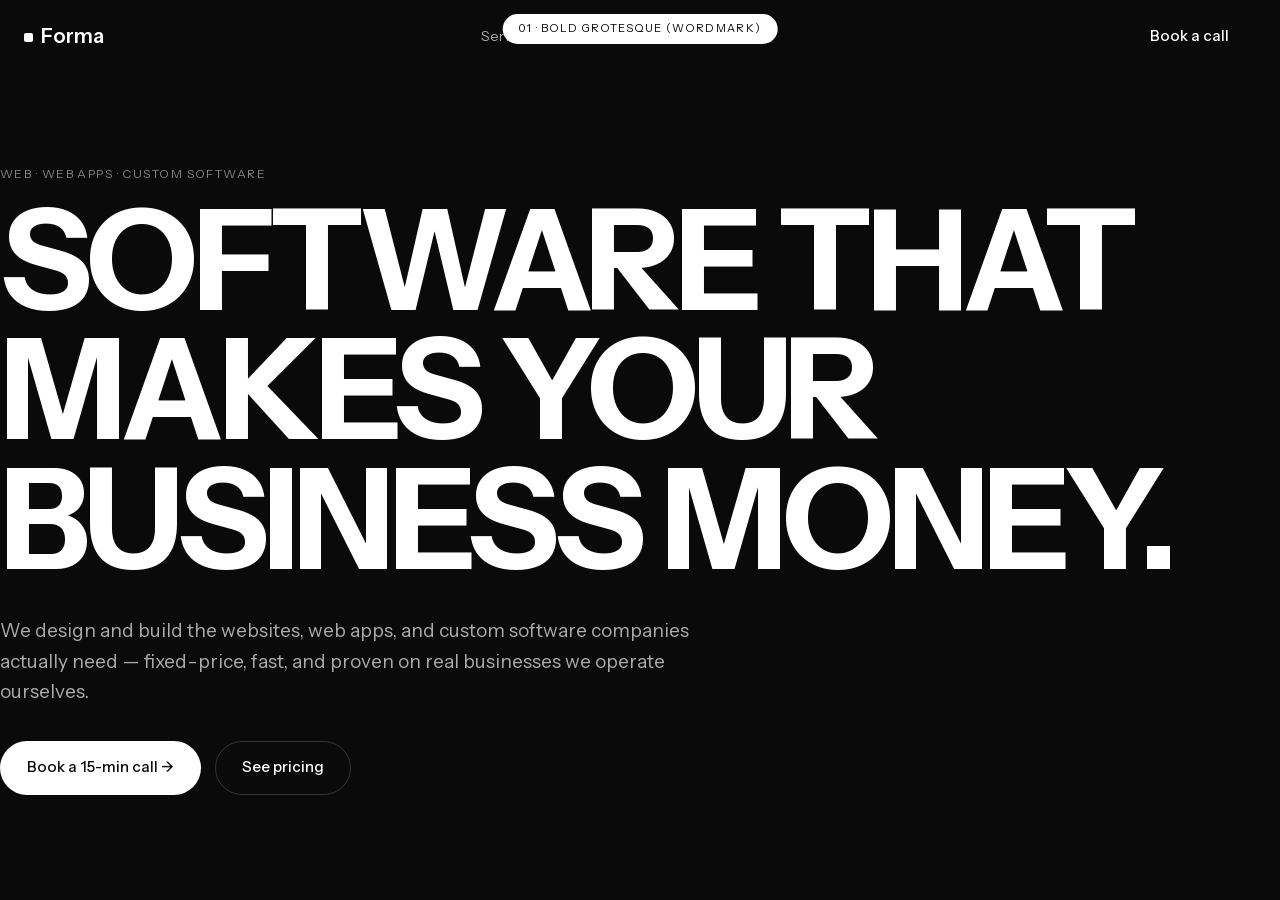
<file: sprints/v1.html>
<!doctype html><html lang=en><head><meta charset=utf-8>
<meta name=viewport content="width=device-width,initial-scale=1"><title>Forma 01 · Bold Grotesque (wordmark)</title>
<style>
@font-face{font-family:'Instrument Sans';src:url(../fonts/InstrumentSansVF.woff2) format('woff2-variations');font-weight:400 700;font-display:swap}
@font-face{font-family:'Instrument Serif';src:url(../fonts/InstrumentSerif-Regular.woff2) format('woff2');font-weight:400;font-display:swap}
@font-face{font-family:'Instrument Serif';src:url(../fonts/InstrumentSerif-Italic.woff2) format('woff2');font-weight:400;font-style:italic;font-display:swap}
*{margin:0;padding:0;box-sizing:border-box}
body{background:#0A0A0A;color:#FFFFFF;font-family:'Instrument Sans',system-ui,sans-serif;font-size:15px;line-height:1.6;-webkit-font-smoothing:antialiased}
.wrap{max-width:1340px;margin:0 auto;padding:0 24px}
nav{display:flex;justify-content:space-between;align-items:center;height:74px;font-size:14px}
.brand{font-weight:600;font-size:20px;display:flex;gap:8px;align-items:center}
.brand b{width:9px;height:9px;border-radius:2px;background:#FFFFFF;display:inline-block}
.nav-links{display:flex;gap:26px;opacity:.65}
.badge{position:fixed;top:14px;left:50%;transform:translateX(-50%);z-index:9;background:#FFFFFF;color:#0A0A0A;font-size:11px;letter-spacing:.12em;text-transform:uppercase;padding:6px 16px;border-radius:50px}
.eyebrow{font-size:12px;letter-spacing:.12em;text-transform:uppercase;opacity:.5}
.hero{padding:90px 0 70px;min-height:88vh;display:flex;flex-direction:column;justify-content:center}
.lead{opacity:.66;max-width:54ch;margin-top:26px;font-size:19px}
.cta{display:flex;gap:14px;margin-top:34px}
.btn{padding:14px 26px;border-radius:50px;font-weight:500;font-size:15px;border:1px solid transparent;cursor:pointer}
.solid{background:#FFFFFF;color:#0A0A0A}
.ghost{border-color:rgba(255,255,255,.18);color:#FFFFFF}
.hero h1{font-family:'Instrument Sans';font-weight:700;font-size:clamp(56px,11vw,168px);line-height:.92;letter-spacing:-.04em;text-transform:uppercase;margin-top:18px;max-width:14ch}
</style></head><body>
<div class=badge>01 · Bold Grotesque (wordmark)</div>
<header class=wrap><nav>
<span class=brand><b></b>Forma</span>
<span class=nav-links><a>Services</a><a>Work</a><a>Pricing</a><a>Process</a></span>
<span class=btn ghost>Book a call</span>
</nav></header>
<section class="hero wrap">
<p class=eyebrow>Web · Web apps · Custom software</p>
<h1>Software that makes your business money.</h1>
<p class=lead>We design and build the websites, web apps, and custom software companies actually need — fixed-price, fast, and proven on real businesses we operate ourselves.</p>
<div class=cta><span class="btn solid">Book a 15-min call →</span><span class="btn ghost">See pricing</span></div>
</section>
</body></html>
</file>
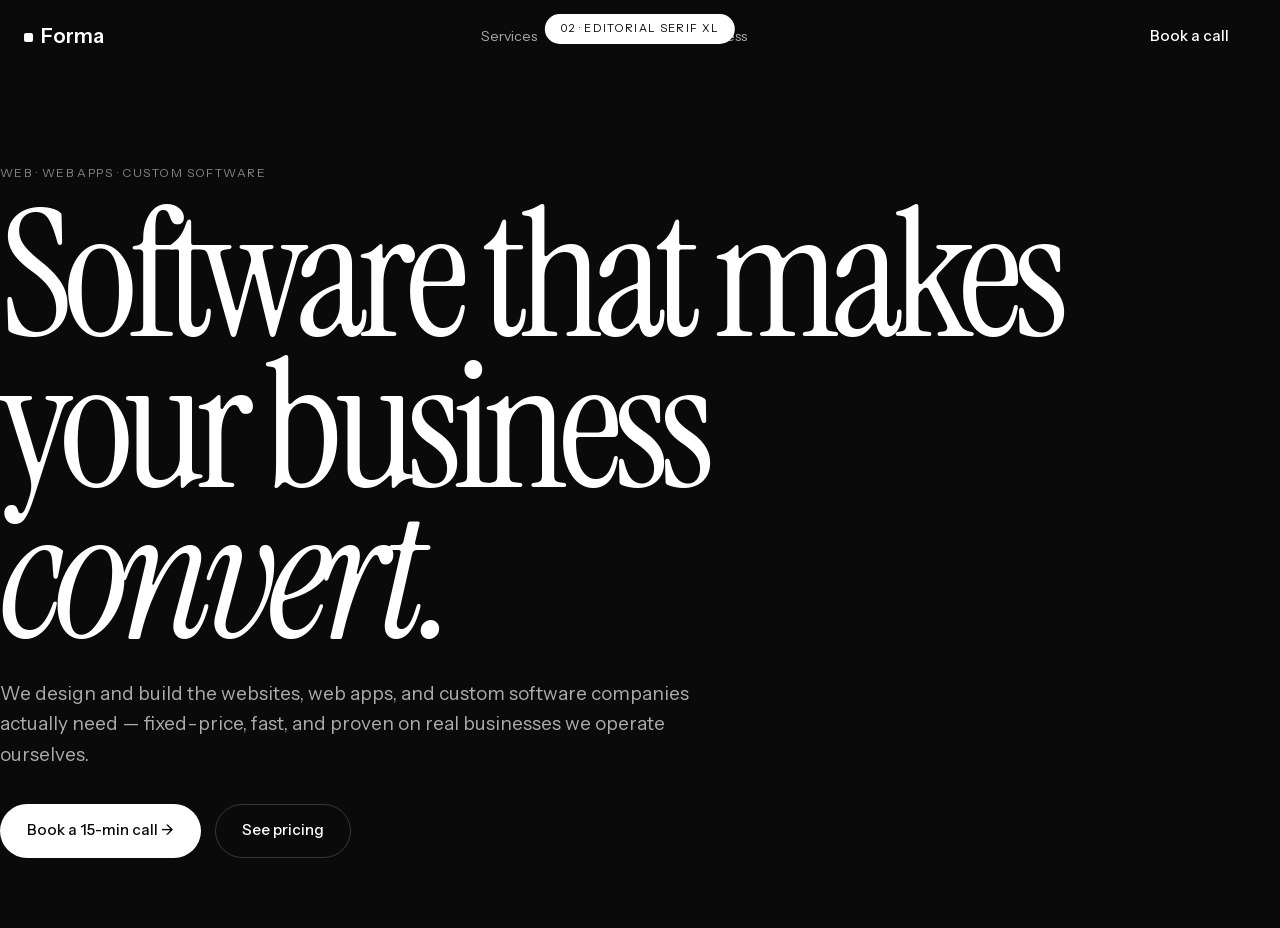
<file: sprints/v2.html>
<!doctype html><html lang=en><head><meta charset=utf-8>
<meta name=viewport content="width=device-width,initial-scale=1"><title>Forma 02 · Editorial Serif XL</title>
<style>
@font-face{font-family:'Instrument Sans';src:url(../fonts/InstrumentSansVF.woff2) format('woff2-variations');font-weight:400 700;font-display:swap}
@font-face{font-family:'Instrument Serif';src:url(../fonts/InstrumentSerif-Regular.woff2) format('woff2');font-weight:400;font-display:swap}
@font-face{font-family:'Instrument Serif';src:url(../fonts/InstrumentSerif-Italic.woff2) format('woff2');font-weight:400;font-style:italic;font-display:swap}
*{margin:0;padding:0;box-sizing:border-box}
body{background:#0A0A0A;color:#FFFFFF;font-family:'Instrument Sans',system-ui,sans-serif;font-size:15px;line-height:1.6;-webkit-font-smoothing:antialiased}
.wrap{max-width:1340px;margin:0 auto;padding:0 24px}
nav{display:flex;justify-content:space-between;align-items:center;height:74px;font-size:14px}
.brand{font-weight:600;font-size:20px;display:flex;gap:8px;align-items:center}
.brand b{width:9px;height:9px;border-radius:2px;background:#FFFFFF;display:inline-block}
.nav-links{display:flex;gap:26px;opacity:.65}
.badge{position:fixed;top:14px;left:50%;transform:translateX(-50%);z-index:9;background:#FFFFFF;color:#0A0A0A;font-size:11px;letter-spacing:.12em;text-transform:uppercase;padding:6px 16px;border-radius:50px}
.eyebrow{font-size:12px;letter-spacing:.12em;text-transform:uppercase;opacity:.5}
.hero{padding:90px 0 70px;min-height:88vh;display:flex;flex-direction:column;justify-content:center}
.lead{opacity:.66;max-width:54ch;margin-top:26px;font-size:19px}
.cta{display:flex;gap:14px;margin-top:34px}
.btn{padding:14px 26px;border-radius:50px;font-weight:500;font-size:15px;border:1px solid transparent;cursor:pointer}
.solid{background:#FFFFFF;color:#0A0A0A}
.ghost{border-color:rgba(255,255,255,.18);color:#FFFFFF}
.hero h1{font-family:'Instrument Serif';font-weight:400;font-size:clamp(64px,14vw,260px);line-height:.84;letter-spacing:-.05em;margin-top:18px;max-width:13ch}.hero h1 i{font-style:italic}
</style></head><body>
<div class=badge>02 · Editorial Serif XL</div>
<header class=wrap><nav>
<span class=brand><b></b>Forma</span>
<span class=nav-links><a>Services</a><a>Work</a><a>Pricing</a><a>Process</a></span>
<span class=btn ghost>Book a call</span>
</nav></header>
<section class="hero wrap">
<p class=eyebrow>Web · Web apps · Custom software</p>
<h1>Software that makes your business <i>convert.</i></h1>
<p class=lead>We design and build the websites, web apps, and custom software companies actually need — fixed-price, fast, and proven on real businesses we operate ourselves.</p>
<div class=cta><span class="btn solid">Book a 15-min call →</span><span class="btn ghost">See pricing</span></div>
</section>
</body></html>
</file>
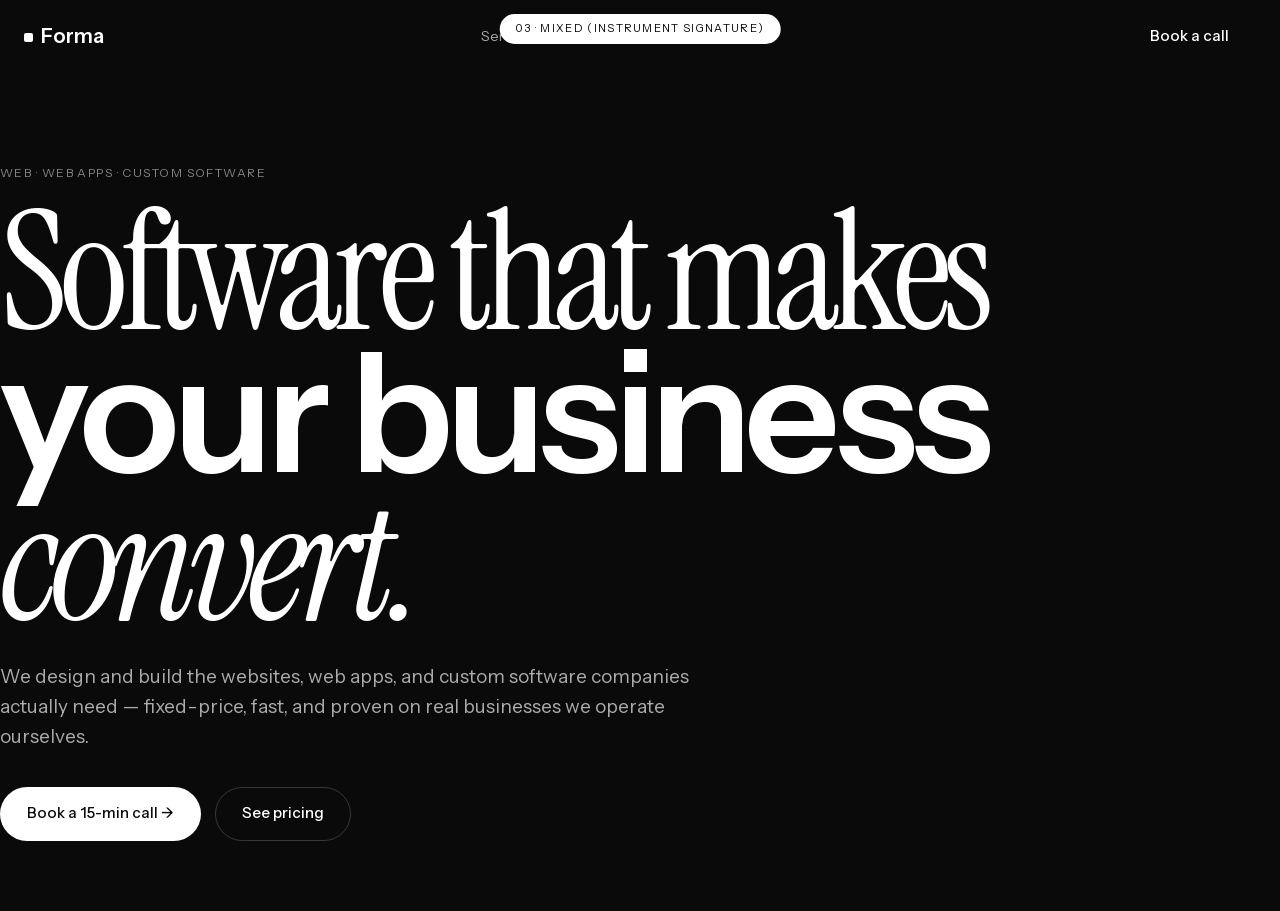
<file: sprints/v3.html>
<!doctype html><html lang=en><head><meta charset=utf-8>
<meta name=viewport content="width=device-width,initial-scale=1"><title>Forma 03 · Mixed (Instrument signature)</title>
<style>
@font-face{font-family:'Instrument Sans';src:url(../fonts/InstrumentSansVF.woff2) format('woff2-variations');font-weight:400 700;font-display:swap}
@font-face{font-family:'Instrument Serif';src:url(../fonts/InstrumentSerif-Regular.woff2) format('woff2');font-weight:400;font-display:swap}
@font-face{font-family:'Instrument Serif';src:url(../fonts/InstrumentSerif-Italic.woff2) format('woff2');font-weight:400;font-style:italic;font-display:swap}
*{margin:0;padding:0;box-sizing:border-box}
body{background:#0A0A0A;color:#FFFFFF;font-family:'Instrument Sans',system-ui,sans-serif;font-size:15px;line-height:1.6;-webkit-font-smoothing:antialiased}
.wrap{max-width:1340px;margin:0 auto;padding:0 24px}
nav{display:flex;justify-content:space-between;align-items:center;height:74px;font-size:14px}
.brand{font-weight:600;font-size:20px;display:flex;gap:8px;align-items:center}
.brand b{width:9px;height:9px;border-radius:2px;background:#FFFFFF;display:inline-block}
.nav-links{display:flex;gap:26px;opacity:.65}
.badge{position:fixed;top:14px;left:50%;transform:translateX(-50%);z-index:9;background:#FFFFFF;color:#0A0A0A;font-size:11px;letter-spacing:.12em;text-transform:uppercase;padding:6px 16px;border-radius:50px}
.eyebrow{font-size:12px;letter-spacing:.12em;text-transform:uppercase;opacity:.5}
.hero{padding:90px 0 70px;min-height:88vh;display:flex;flex-direction:column;justify-content:center}
.lead{opacity:.66;max-width:54ch;margin-top:26px;font-size:19px}
.cta{display:flex;gap:14px;margin-top:34px}
.btn{padding:14px 26px;border-radius:50px;font-weight:500;font-size:15px;border:1px solid transparent;cursor:pointer}
.solid{background:#FFFFFF;color:#0A0A0A}
.ghost{border-color:rgba(255,255,255,.18);color:#FFFFFF}
.hero h1{font-weight:400;font-size:clamp(60px,13vw,230px);line-height:.86;letter-spacing:-.05em;margin-top:18px;max-width:13ch;font-family:'Instrument Serif'}.hero h1 .s{font-family:'Instrument Sans';font-weight:600;letter-spacing:-.04em}.hero h1 .i{font-style:italic}
</style></head><body>
<div class=badge>03 · Mixed (Instrument signature)</div>
<header class=wrap><nav>
<span class=brand><b></b>Forma</span>
<span class=nav-links><a>Services</a><a>Work</a><a>Pricing</a><a>Process</a></span>
<span class=btn ghost>Book a call</span>
</nav></header>
<section class="hero wrap">
<p class=eyebrow>Web · Web apps · Custom software</p>
<h1>Software that makes <span class=s>your business</span> <span class=i>convert.</span></h1>
<p class=lead>We design and build the websites, web apps, and custom software companies actually need — fixed-price, fast, and proven on real businesses we operate ourselves.</p>
<div class=cta><span class="btn solid">Book a 15-min call →</span><span class="btn ghost">See pricing</span></div>
</section>
</body></html>
</file>
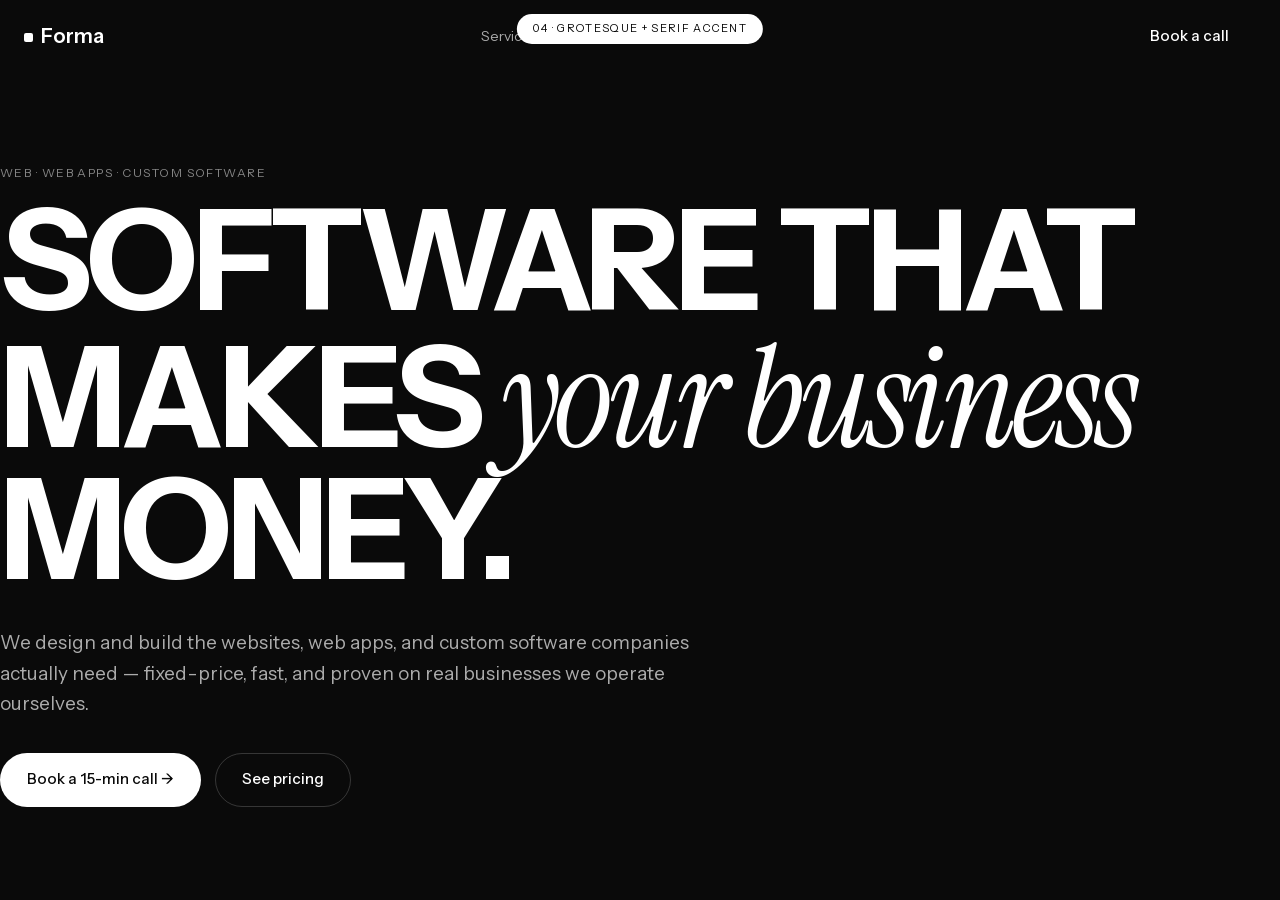
<file: sprints/v4.html>
<!doctype html><html lang=en><head><meta charset=utf-8>
<meta name=viewport content="width=device-width,initial-scale=1"><title>Forma 04 · Grotesque + serif accent</title>
<style>
@font-face{font-family:'Instrument Sans';src:url(../fonts/InstrumentSansVF.woff2) format('woff2-variations');font-weight:400 700;font-display:swap}
@font-face{font-family:'Instrument Serif';src:url(../fonts/InstrumentSerif-Regular.woff2) format('woff2');font-weight:400;font-display:swap}
@font-face{font-family:'Instrument Serif';src:url(../fonts/InstrumentSerif-Italic.woff2) format('woff2');font-weight:400;font-style:italic;font-display:swap}
*{margin:0;padding:0;box-sizing:border-box}
body{background:#0A0A0A;color:#FFFFFF;font-family:'Instrument Sans',system-ui,sans-serif;font-size:15px;line-height:1.6;-webkit-font-smoothing:antialiased}
.wrap{max-width:1340px;margin:0 auto;padding:0 24px}
nav{display:flex;justify-content:space-between;align-items:center;height:74px;font-size:14px}
.brand{font-weight:600;font-size:20px;display:flex;gap:8px;align-items:center}
.brand b{width:9px;height:9px;border-radius:2px;background:#FFFFFF;display:inline-block}
.nav-links{display:flex;gap:26px;opacity:.65}
.badge{position:fixed;top:14px;left:50%;transform:translateX(-50%);z-index:9;background:#FFFFFF;color:#0A0A0A;font-size:11px;letter-spacing:.12em;text-transform:uppercase;padding:6px 16px;border-radius:50px}
.eyebrow{font-size:12px;letter-spacing:.12em;text-transform:uppercase;opacity:.5}
.hero{padding:90px 0 70px;min-height:88vh;display:flex;flex-direction:column;justify-content:center}
.lead{opacity:.66;max-width:54ch;margin-top:26px;font-size:19px}
.cta{display:flex;gap:14px;margin-top:34px}
.btn{padding:14px 26px;border-radius:50px;font-weight:500;font-size:15px;border:1px solid transparent;cursor:pointer}
.solid{background:#FFFFFF;color:#0A0A0A}
.ghost{border-color:rgba(255,255,255,.18);color:#FFFFFF}
.hero h1{font-family:'Instrument Sans';font-weight:700;font-size:clamp(52px,11vw,170px);line-height:.94;letter-spacing:-.04em;margin-top:18px;max-width:15ch}.hero h1 em{font-family:'Instrument Serif';font-weight:400;font-style:italic;text-transform:none;letter-spacing:-.03em}
</style></head><body>
<div class=badge>04 · Grotesque + serif accent</div>
<header class=wrap><nav>
<span class=brand><b></b>Forma</span>
<span class=nav-links><a>Services</a><a>Work</a><a>Pricing</a><a>Process</a></span>
<span class=btn ghost>Book a call</span>
</nav></header>
<section class="hero wrap">
<p class=eyebrow>Web · Web apps · Custom software</p>
<h1>SOFTWARE THAT MAKES <em>your business</em> MONEY.</h1>
<p class=lead>We design and build the websites, web apps, and custom software companies actually need — fixed-price, fast, and proven on real businesses we operate ourselves.</p>
<div class=cta><span class="btn solid">Book a 15-min call →</span><span class="btn ghost">See pricing</span></div>
</section>
</body></html>
</file>
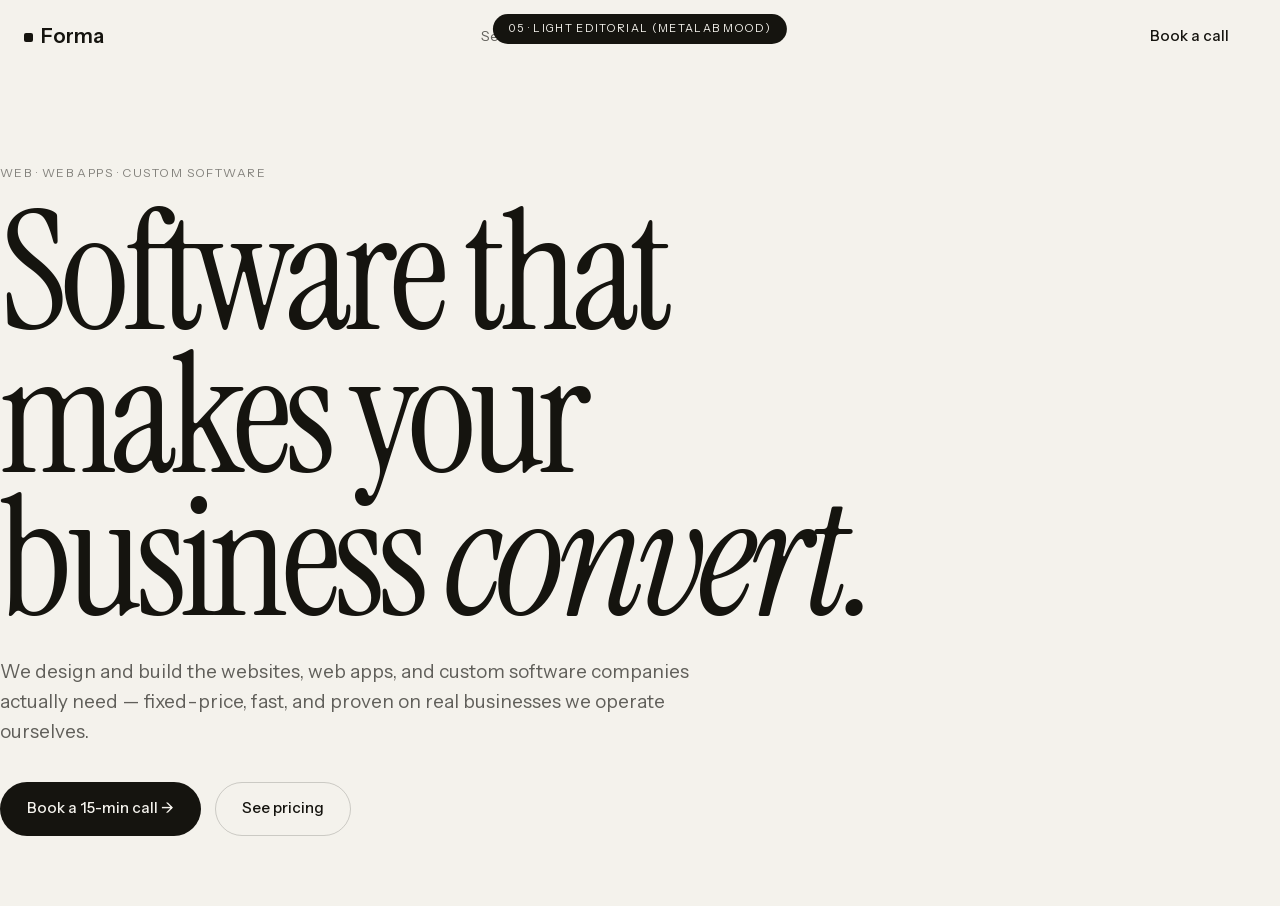
<file: sprints/v5.html>
<!doctype html><html lang=en><head><meta charset=utf-8>
<meta name=viewport content="width=device-width,initial-scale=1"><title>Forma 05 · Light editorial (MetaLab mood)</title>
<style>
@font-face{font-family:'Instrument Sans';src:url(../fonts/InstrumentSansVF.woff2) format('woff2-variations');font-weight:400 700;font-display:swap}
@font-face{font-family:'Instrument Serif';src:url(../fonts/InstrumentSerif-Regular.woff2) format('woff2');font-weight:400;font-display:swap}
@font-face{font-family:'Instrument Serif';src:url(../fonts/InstrumentSerif-Italic.woff2) format('woff2');font-weight:400;font-style:italic;font-display:swap}
*{margin:0;padding:0;box-sizing:border-box}
body{background:#F4F2EC;color:#15140F;font-family:'Instrument Sans',system-ui,sans-serif;font-size:15px;line-height:1.6;-webkit-font-smoothing:antialiased}
.wrap{max-width:1340px;margin:0 auto;padding:0 24px}
nav{display:flex;justify-content:space-between;align-items:center;height:74px;font-size:14px}
.brand{font-weight:600;font-size:20px;display:flex;gap:8px;align-items:center}
.brand b{width:9px;height:9px;border-radius:2px;background:#15140F;display:inline-block}
.nav-links{display:flex;gap:26px;opacity:.65}
.badge{position:fixed;top:14px;left:50%;transform:translateX(-50%);z-index:9;background:#15140F;color:#F4F2EC;font-size:11px;letter-spacing:.12em;text-transform:uppercase;padding:6px 16px;border-radius:50px}
.eyebrow{font-size:12px;letter-spacing:.12em;text-transform:uppercase;opacity:.5}
.hero{padding:90px 0 70px;min-height:88vh;display:flex;flex-direction:column;justify-content:center}
.lead{opacity:.66;max-width:54ch;margin-top:26px;font-size:19px}
.cta{display:flex;gap:14px;margin-top:34px}
.btn{padding:14px 26px;border-radius:50px;font-weight:500;font-size:15px;border:1px solid transparent;cursor:pointer}
.solid{background:#15140F;color:#F4F2EC}
.ghost{border-color:rgba(20,20,15,.18);color:#15140F}
.hero h1{font-family:'Instrument Serif';font-weight:400;font-size:clamp(60px,13vw,240px);line-height:.86;letter-spacing:-.04em;margin-top:18px;max-width:13ch}.hero h1 i{font-style:italic}
</style></head><body>
<div class=badge>05 · Light editorial (MetaLab mood)</div>
<header class=wrap><nav>
<span class=brand><b></b>Forma</span>
<span class=nav-links><a>Services</a><a>Work</a><a>Pricing</a><a>Process</a></span>
<span class=btn ghost>Book a call</span>
</nav></header>
<section class="hero wrap">
<p class=eyebrow>Web · Web apps · Custom software</p>
<h1>Software that makes your business <i>convert.</i></h1>
<p class=lead>We design and build the websites, web apps, and custom software companies actually need — fixed-price, fast, and proven on real businesses we operate ourselves.</p>
<div class=cta><span class="btn solid">Book a 15-min call →</span><span class="btn ghost">See pricing</span></div>
</section>
</body></html>
</file>
<file: style.css>
/* ===== Forma — dark editorial. MetaLab 80% + Instrument 20%. Tokens from COMBINED-SPEC ===== */
/* Self-hosted fonts pulled directly from instrument.com */
@font-face{font-family:'Instrument Sans';src:url(fonts/InstrumentSansVF.woff2) format('woff2-variations'),url(fonts/InstrumentSansVF.woff2) format('woff2');font-weight:400 700;font-style:normal;font-display:swap}
@font-face{font-family:'Instrument Serif';src:url(fonts/InstrumentSerif-Regular.woff2) format('woff2');font-weight:400;font-style:normal;font-display:swap}
@font-face{font-family:'Instrument Serif';src:url(fonts/InstrumentSerif-Italic.woff2) format('woff2');font-weight:400;font-style:italic;font-display:swap}
@font-face{font-family:'Instrument Mono';src:url(fonts/InstrumentSansMono-Regular.woff2) format('woff2');font-weight:400;font-style:normal;font-display:swap}
:root{
  --bg:#070708; --bg-pure:#070708; --ink:#e8e8e9; --ink-muted:rgba(232,232,233,.66); --ink-dim:rgba(232,232,233,.46);
  --hairline:rgba(232,232,233,.14); --tile:#e8e8e9; --tile-ink:#070708; --ghost:rgba(232,232,233,.06);
  --maxw:1340px; --gut:24px;
  --serif:'Instrument Serif',Times,serif; --sans:'Instrument Sans',-apple-system,'Helvetica Neue',system-ui,sans-serif;
  --ease:cubic-bezier(.2,.7,.2,1);
}
body.light{ --bg:#FFFFFF; --bg-pure:#FFFFFF; --ink:#070708; --ink-muted:rgba(7,7,8,.62);
  --ink-dim:rgba(7,7,8,.45); --hairline:rgba(7,7,8,.12); --tile:#070708; --tile-ink:#FFFFFF; --ghost:rgba(7,7,8,.05); }

*{box-sizing:border-box;margin:0;padding:0}
html{scroll-behavior:auto}
body{background:var(--bg);color:var(--ink);font-family:var(--sans);font-size:15px;line-height:1.6;letter-spacing:.005em;-webkit-font-smoothing:antialiased;overflow-x:hidden;transition:background-color .35s ease-in-out,color .35s ease-in-out}

/* ===== full continuous scroll; nav buttons fade-jump to a section (no slow crawl) ===== */
body.routed main{transition:opacity .26s ease,transform .26s ease}
body.routed main.switching{opacity:0;transform:translateY(8px)}
.nav-links a.active,.navmenu a.active{color:var(--ink)}
.nav-links a.active{position:relative}
.nav-links a.active:after{content:"";position:absolute;left:0;right:0;bottom:-6px;height:1.5px;background:var(--ink);border-radius:2px}
a{color:inherit;text-decoration:none}
.wrap{max-width:var(--maxw);margin:0 auto;padding:0 var(--gut)}
.serif{font-family:var(--serif);font-weight:400}
.eyebrow{font-size:12px;letter-spacing:.11em;text-transform:uppercase;color:var(--ink-dim)}

/* buttons */
.btn{display:inline-flex;align-items:center;gap:9px;padding:14px 26px;border-radius:50px;font-size:15px;font-weight:500;border:1px solid transparent;cursor:pointer;transition:background .25s var(--ease),color .25s var(--ease),border-color .25s var(--ease),transform .2s var(--ease);white-space:nowrap}
.btn-solid{background:var(--ink);color:var(--bg)}
.btn-solid:hover{transform:translateY(-1px);opacity:.92}
.btn-ghost{background:var(--ghost);color:var(--ink);border-color:var(--hairline)}
.btn-ghost:hover{background:var(--ink);color:var(--bg);border-color:var(--ink)}
.btn .arw{transition:transform .25s var(--ease)}
.btn:hover .arw{transform:translateX(3px)}

/* nav */
header{position:fixed;top:0;left:0;right:0;z-index:100;transition:transform .35s var(--ease)}
.ticker{font-size:12px;letter-spacing:.1em;text-transform:uppercase;color:var(--ink-dim);text-align:center;padding:9px 0;border-bottom:1px solid var(--hairline);background:var(--bg);transition:opacity .35s,transform .35s}
nav{display:flex;align-items:center;justify-content:space-between;height:64px;margin:10px auto;max-width:var(--maxw);padding:0 14px 0 22px;border-radius:1000px;border:1px solid transparent;transition:background .35s var(--ease),border-color .35s var(--ease),backdrop-filter .35s}
header.scrolled .ticker{opacity:0;transform:translateY(-100%);pointer-events:none}
header.scrolled{transform:translateY(-39px)}
header.scrolled nav{background:rgba(7,7,8,.72);backdrop-filter:blur(14px);border-color:var(--hairline)}
body.light header.scrolled nav{background:rgba(255,255,255,.78)}
.brand{font-size:21px;font-weight:600;letter-spacing:-.02em;display:flex;align-items:center;gap:9px}
.brand .dot{width:9px;height:9px;border-radius:2px;background:var(--ink)}
.brand small{font-weight:400;font-size:11px;color:var(--ink-dim)}
.nav-links{display:flex;gap:28px;font-size:14.5px;color:var(--ink-muted)}
.nav-links a:hover{color:var(--ink)}
.nav-right{display:flex;align-items:center;gap:14px}
.icon-btn{background:none;border:1px solid var(--hairline);color:var(--ink);width:38px;height:38px;border-radius:50%;cursor:pointer;font-size:14px;display:grid;place-items:center;transition:.25s var(--ease)}
.icon-btn:hover{background:var(--ink);color:var(--bg)}
.lang{font-size:13px;color:var(--ink-dim)}
.lang a{color:var(--ink);font-weight:500}
.burger{display:none}
@media(max-width:920px){.nav-links{display:none}.burger{display:grid}}

/* mobile overlay menu */
.navmenu{position:fixed;inset:0;z-index:200;background:var(--bg);display:flex;flex-direction:column;justify-content:center;gap:6px;padding:0 32px;transform:translateY(-100%);transition:transform .4s var(--ease);visibility:hidden}
.navmenu.open{transform:none;visibility:visible}
.navmenu a{font-family:var(--serif);font-size:clamp(34px,9vw,60px);letter-spacing:-.02em;padding:10px 0;border-bottom:1px solid var(--hairline)}
.navmenu .close{position:absolute;top:24px;right:24px}
.navmenu .mfoot{margin-top:34px;display:flex;gap:18px;font-family:var(--sans);font-size:14px;color:var(--ink-dim)}
.navmenu .mfoot a{font-family:var(--sans);font-size:14px;border:none;padding:0;color:var(--ink)}

/* hero — the "conduct" module */
.hero{min-height:100vh;display:flex;flex-direction:column;justify-content:center;padding:120px 0 60px;position:relative}
.hero .bg{position:absolute;inset:0;z-index:-1;opacity:.5;transition:opacity .6s var(--ease),background .6s var(--ease);background:radial-gradient(60% 80% at 75% 30%,rgba(120,120,140,.14),transparent 70%)}
.hero[data-active="convert"] .bg{background:radial-gradient(60% 80% at 75% 30%,rgba(70,110,255,.18),transparent 70%)}
.hero[data-active="grow"] .bg{background:radial-gradient(60% 80% at 75% 30%,rgba(60,200,140,.16),transparent 70%)}
.hero[data-active="run"] .bg{background:radial-gradient(60% 80% at 75% 30%,rgba(255,150,60,.15),transparent 70%)}
.hero[data-active="scale"] .bg{background:radial-gradient(60% 80% at 75% 30%,rgba(200,90,220,.16),transparent 70%)}
.hero h1{font-family:var(--sans);font-weight:700;text-transform:uppercase;font-size:clamp(48px,10vw,154px);line-height:.93;letter-spacing:-.035em;max-width:15ch;margin:20px 0 0}
.hero h1 .swap{transition:opacity .35s var(--ease)}
.hero .lead{font-size:clamp(16px,1.7vw,20px);color:var(--ink-muted);max-width:52ch;margin-top:28px}
.hero-cta{display:flex;gap:14px;margin-top:34px;flex-wrap:wrap}
.conduct{display:flex;gap:8px;flex-wrap:wrap;margin-top:46px;border-top:1px solid var(--hairline);padding-top:22px}
.conduct button{background:none;border:1px solid var(--hairline);color:var(--ink-muted);padding:9px 18px;border-radius:50px;font-family:var(--sans);font-size:14px;cursor:pointer;transition:.25s var(--ease)}
.conduct button:hover,.conduct button.on{background:var(--tile);color:var(--tile-ink);border-color:var(--tile)}

/* proof strip */
.strip{border-top:1px solid var(--hairline);border-bottom:1px solid var(--hairline);padding:26px 0}
.strip .wrap{display:flex;align-items:center;justify-content:space-between;gap:18px;flex-wrap:wrap}
.strip .lbl{font-size:12px;letter-spacing:.12em;text-transform:uppercase;color:var(--ink-dim)}
.strip .names{display:flex;gap:30px;flex-wrap:wrap;font-family:var(--serif);font-size:26px}

/* sections */
section{padding:clamp(72px,11vw,140px) 0}
.sec-head{max-width:60ch;margin-bottom:54px}
.sec-head h2{font-family:var(--serif);font-weight:400;font-size:clamp(40px,7.5vw,116px);line-height:.92;letter-spacing:-.04em;margin-top:14px}
.sec-head .sub,.tile p,.case p,.care p,.faq p,.hero .lead,.band p{letter-spacing:.012em}
.sec-head h2 em{font-style:italic}
.sec-head .sub{color:var(--ink-muted);font-size:18px;margin-top:18px;max-width:54ch}

/* services tiles */
.tiles{display:grid;grid-template-columns:repeat(2,1fr);gap:18px}
@media(max-width:760px){.tiles{grid-template-columns:1fr}}
.tile{border-radius:14px;padding:34px;min-height:230px;display:flex;flex-direction:column;border:1px solid var(--hairline);transition:transform .3s var(--ease),background .3s var(--ease);cursor:pointer}
.tile:hover{transform:translateY(-4px)}
.tile:focus-visible{outline:2px solid var(--ink);outline-offset:3px}
.tile h3:after{content:" ↗";opacity:.45;font-size:.7em;vertical-align:super}
.tile.invert{background:var(--tile);color:var(--tile-ink);border-color:var(--tile)}
.tile .n{font-family:var(--serif);font-size:17px;opacity:.6}
.tile h3{font-size:26px;letter-spacing:-.02em;margin:16px 0 10px;font-weight:500}
.tile p{font-size:15px;opacity:.72;flex:1}
.tile .price{margin-top:18px;font-size:14px}
.tile .price b{font-weight:600}

/* work grid */
.filters{display:flex;gap:10px;flex-wrap:wrap;margin-bottom:30px}
.filters button{background:none;border:1px solid var(--hairline);color:var(--ink-muted);padding:9px 20px;border-radius:50px;font-family:var(--sans);font-size:13.5px;letter-spacing:.04em;cursor:pointer;transition:.25s var(--ease)}
.filters button.on{background:var(--ink);color:var(--bg);border-color:var(--ink)}
.work{display:grid;grid-template-columns:repeat(3,1fr);gap:18px}
@media(max-width:860px){.work{grid-template-columns:1fr}}
.case{border-radius:14px;overflow:hidden;border:1px solid var(--hairline);background:var(--bg-pure);transition:transform .3s var(--ease),opacity .35s var(--ease);cursor:pointer}
.case:hover{transform:translateY(-4px)}
.case:focus-visible{outline:2px solid var(--ink);outline-offset:3px}
.case.hide{display:none}
.case .media{height:200px;background:#16161c 50% 0/cover no-repeat;position:relative;overflow:hidden;transition:transform .4s var(--ease)}
.case .media:after{content:"";position:absolute;inset:0;background:linear-gradient(180deg,rgba(10,10,10,0) 50%,rgba(10,10,10,.55))}
body.light .case .media:after{background:linear-gradient(180deg,rgba(255,255,255,0) 55%,rgba(255,255,255,.3))}
.case:hover .media{transform:scale(1.04)}
.case .media .k{position:absolute;left:18px;bottom:14px;font-family:var(--serif);font-size:22px;z-index:2;opacity:.9}
.case .meta{padding:22px}
.case .tag{font-size:11px;letter-spacing:.12em;text-transform:uppercase;color:var(--ink-dim)}
.case h3{font-size:21px;font-weight:500;margin:8px 0;letter-spacing:-.01em}
.case p{font-size:14px;color:var(--ink-muted)}
.case .stat{margin-top:14px;font-family:var(--serif);font-size:22px}

/* process */
.steps{display:grid;grid-template-columns:repeat(4,1fr);gap:18px}
@media(max-width:760px){.steps{grid-template-columns:1fr 1fr}}
.step{border:1px solid var(--hairline);border-radius:14px;padding:28px}
.step .k{font-family:var(--serif);font-size:34px}
.step h4{margin:16px 0 7px;font-size:17px;font-weight:500}
.step p{font-size:14px;color:var(--ink-muted)}

/* pricing */
.tiers{display:grid;grid-template-columns:repeat(3,1fr);gap:18px}
@media(max-width:860px){.tiers{grid-template-columns:1fr}}
.pt{border:1px solid var(--hairline);border-radius:16px;padding:32px;display:flex;flex-direction:column}
.pt.feat{border-color:var(--ink);background:var(--ghost)}
.pt .badge{font-size:11px;letter-spacing:.1em;text-transform:uppercase;color:var(--ink-dim)}
.pt h3{font-size:20px;font-weight:500;margin:8px 0}
.pt .amt{font-family:var(--serif);font-size:42px;letter-spacing:-.01em;margin:6px 0}
.pt .amt span{font-family:var(--sans);font-size:14px;color:var(--ink-dim);display:block;margin-top:4px}
.pt ul{list-style:none;margin:20px 0;display:flex;flex-direction:column;gap:10px}
.pt li{font-size:14.5px;color:var(--ink-muted);padding-left:22px;position:relative}
.pt li:before{content:"";position:absolute;left:0;top:8px;width:8px;height:8px;border-radius:50%;border:1.5px solid var(--ink);opacity:.6}
.pt .btn{margin-top:auto;justify-content:center}
.note{text-align:center;color:var(--ink-dim);font-size:14px;margin-top:26px}

/* care band */
.care{border:1px solid var(--hairline);border-radius:18px;padding:44px;display:flex;gap:40px;align-items:center;flex-wrap:wrap}
.care .l{flex:1;min-width:280px}
.care .pill{display:inline-block;border:1px solid var(--hairline);font-size:12px;letter-spacing:.08em;text-transform:uppercase;color:var(--ink-dim);padding:6px 14px;border-radius:50px;margin-bottom:14px}
.care h3{font-family:var(--serif);font-size:clamp(26px,3.5vw,40px);letter-spacing:-.02em;font-weight:400}
.care p{color:var(--ink-muted);margin-top:12px;font-size:16px}

/* faq */
.faq{max-width:840px;margin:0 auto}
.faq details{border-bottom:1px solid var(--hairline);padding:24px 0}
.faq summary{font-size:19px;cursor:pointer;list-style:none;display:flex;justify-content:space-between;align-items:center;gap:20px}
.faq summary::-webkit-details-marker{display:none}
.faq summary:after{content:"+";font-family:var(--serif);font-size:26px;color:var(--ink-dim)}
.faq details[open] summary:after{content:"–"}
.faq p{color:var(--ink-muted);margin-top:14px;font-size:15.5px;max-width:72ch}

/* cta band */
.band{text-align:center;padding:clamp(60px,9vw,120px) 24px;border-top:1px solid var(--hairline)}
.band h2{font-family:var(--serif);font-weight:400;font-size:clamp(38px,7vw,104px);line-height:.96;letter-spacing:-.03em;max-width:16ch;margin:0 auto}
.band h2 em{font-style:italic}
.band p{color:var(--ink-muted);margin:22px auto 0;max-width:46ch;font-size:18px}
.band .btn{margin-top:34px}

footer{border-top:1px solid var(--hairline);padding:48px 0}
footer .wrap{display:flex;justify-content:space-between;gap:20px;flex-wrap:wrap;align-items:center;color:var(--ink-dim);font-size:14px}

/* reveal */
html.js .reveal{opacity:0;transform:translateY(22px);transition:opacity .6s var(--ease),transform .6s var(--ease)}
html.js .reveal.in{opacity:1;transform:none}
@media(prefers-reduced-motion:reduce){html.js .reveal{opacity:1;transform:none;transition:none}html{scroll-behavior:auto}}

/* ===== Cal.com-style booking modal ===== */
.cal-modal{position:fixed;inset:0;z-index:300;display:grid;place-items:center;padding:24px;background:rgba(0,0,0,.55);backdrop-filter:blur(6px);opacity:0;transition:opacity .26s var(--ease)}
.cal-modal.open{opacity:1}
.cal-modal[hidden]{display:none}
.cal-card{position:relative;width:min(880px,100%);max-height:92vh;overflow:auto;display:grid;grid-template-columns:300px 1fr;background:var(--bg-pure);color:var(--ink);border:1px solid var(--hairline);border-radius:18px;transform:translateY(12px) scale(.99);transition:transform .26s var(--ease)}
.cal-modal.open .cal-card{transform:none}
.cal-x{position:absolute;top:14px;right:14px;z-index:2}
.cal-side{padding:30px;border-right:1px solid var(--hairline);display:flex;flex-direction:column;gap:14px}
.cal-badge{align-self:flex-start;font-size:11px;letter-spacing:.08em;text-transform:uppercase;color:var(--ink-dim);border:1px solid var(--hairline);padding:5px 11px;border-radius:50px}
.cal-host{display:flex;align-items:center;gap:8px;font-weight:600;color:var(--ink-muted);font-size:14px}
.cal-host .dot{width:8px;height:8px;border-radius:2px;background:var(--ink)}
.cal-side h3{font-family:var(--serif);font-weight:400;font-size:30px;letter-spacing:-.02em}
.cal-facts{list-style:none;display:flex;flex-direction:column;gap:11px;margin-top:4px}
.cal-facts li{display:flex;gap:10px;align-items:center;font-size:14px;color:var(--ink-muted)}
.cal-facts li span{width:18px;text-align:center;opacity:.85}
.cal-side p{font-size:13.5px;color:var(--ink-dim);margin-top:auto;line-height:1.55}
.cal-pick{display:grid;grid-template-columns:1fr 220px;min-height:380px}
.cal-cal{padding:26px 24px}
.cal-head{display:flex;align-items:center;justify-content:space-between;margin-bottom:16px}
.cal-head b{font-size:16px;font-weight:600}
.cal-navs{display:flex;gap:6px}
.cal-nav{width:32px;height:32px;border-radius:8px;border:1px solid var(--hairline);background:none;color:var(--ink);cursor:pointer;font-size:18px;line-height:1;transition:.2s var(--ease)}
.cal-nav:hover{background:var(--ink);color:var(--bg-pure)}
.cal-dow,.cal-grid{display:grid;grid-template-columns:repeat(7,1fr);gap:4px}
.cal-dow{margin-bottom:6px}
.cal-dow span{text-align:center;font-size:11px;letter-spacing:.06em;text-transform:uppercase;color:var(--ink-dim)}
.cal-day{aspect-ratio:1;border:none;border-radius:9px;background:var(--ghost);color:var(--ink);font-family:var(--sans);font-size:14px;font-weight:500;cursor:pointer;transition:.18s var(--ease)}
.cal-day:hover:not(:disabled){background:var(--ink);color:var(--bg-pure)}
.cal-day:disabled{opacity:.28;cursor:default;background:transparent}
.cal-day.on{background:var(--ink);color:var(--bg-pure);box-shadow:0 0 0 2px var(--bg-pure),0 0 0 4px var(--ink)}
.cal-slots{border-left:1px solid var(--hairline);padding:26px 18px;display:flex;flex-direction:column}
.cal-slots-head{margin-bottom:14px}
.cal-slots-head b{display:block;font-size:14px;font-weight:600;text-transform:capitalize}
.cal-slots-head span{font-size:11px;letter-spacing:.06em;text-transform:uppercase;color:var(--ink-dim)}
.cal-slot-list{display:flex;flex-direction:column;gap:8px;overflow:auto}
.cal-slot{display:flex;align-items:center;gap:8px;border:1px solid var(--hairline);background:none;color:var(--ink);border-radius:9px;padding:11px 12px;font-family:var(--sans);font-size:14px;font-weight:500;cursor:pointer;transition:.18s var(--ease)}
.cal-slot:hover{border-color:var(--ink)}
.cal-slot span{flex:1;text-align:left}
.cal-slot.confirm{padding:0;border:none;gap:0}
.cal-slot.confirm span{background:var(--ghost);border:1px solid var(--hairline);border-radius:9px 0 0 9px;padding:11px 12px}
.cal-slot.confirm b{flex:1;background:var(--ink);color:var(--bg-pure);border-radius:0 9px 9px 0;padding:11px 12px;text-align:center}
.cal-done{background:var(--ghost);border:1px solid var(--hairline);border-radius:9px;padding:14px;font-size:13px;color:var(--ink-muted);line-height:1.5}
.cal-done b{display:block;color:var(--ink);font-size:14px;margin-bottom:4px}
.cal-topic{font-size:11px;color:var(--ink-dim);letter-spacing:.04em;margin-top:-4px}
.cal-in{width:100%;background:var(--ghost);border:1px solid var(--hairline);border-radius:9px;padding:11px 12px;color:var(--ink);font-family:var(--sans);font-size:14px;outline:none;transition:border-color .2s}
.cal-in:focus{border-color:var(--ink)}
.cal-submit{background:var(--ink);color:var(--bg-pure);border:none;border-radius:9px;padding:12px;font-family:var(--sans);font-size:14px;font-weight:500;cursor:pointer;transition:opacity .2s}
.cal-submit:hover{opacity:.9}
.cal-link{background:none;border:none;color:var(--ink-dim);font-family:var(--sans);font-size:13px;cursor:pointer;text-align:left;padding:0 0 2px}
.cal-link:hover{color:var(--ink)}
.cal-err{color:#d7330f;font-size:12.5px;margin-top:-2px}
body.light .cal-err{color:#c12d0c}
@media(max-width:720px){.cal-card{grid-template-columns:1fr;max-height:88vh}.cal-side{border-right:none;border-bottom:1px solid var(--hairline)}.cal-pick{grid-template-columns:1fr}.cal-slots{border-left:none;border-top:1px solid var(--hairline)}.cal-side p{margin-top:8px}}

/* ===== work case detail modal ===== */
.case-modal{position:fixed;inset:0;z-index:300;display:grid;place-items:center;padding:24px;background:rgba(0,0,0,.55);backdrop-filter:blur(6px);opacity:0;transition:opacity .24s var(--ease)}
.case-modal.open{opacity:1}
.case-modal[hidden]{display:none}
.case-card{position:relative;width:min(720px,100%);max-height:92vh;overflow:auto;background:var(--bg-pure);color:var(--ink);border:1px solid var(--hairline);border-radius:18px;transform:translateY(12px) scale(.99);transition:transform .24s var(--ease)}
.case-modal.open .case-card{transform:none}
.case-x{position:absolute;top:14px;right:14px;z-index:2}
.case-media{height:280px;background:#16161c 50% 40%/cover no-repeat;border-radius:18px 18px 0 0}
.case-body{padding:30px}
.case-tag{font-size:11px;letter-spacing:.12em;text-transform:uppercase;color:var(--ink-dim)}
.case-body h3{font-family:var(--serif);font-weight:400;font-size:34px;letter-spacing:-.02em;margin:10px 0}
.case-body p{color:var(--ink-muted);font-size:15.5px;max-width:60ch}
.case-stat{font-family:var(--serif);font-size:26px;margin:18px 0 24px}
@media(max-width:720px){.case-media{height:200px}}
</file>
